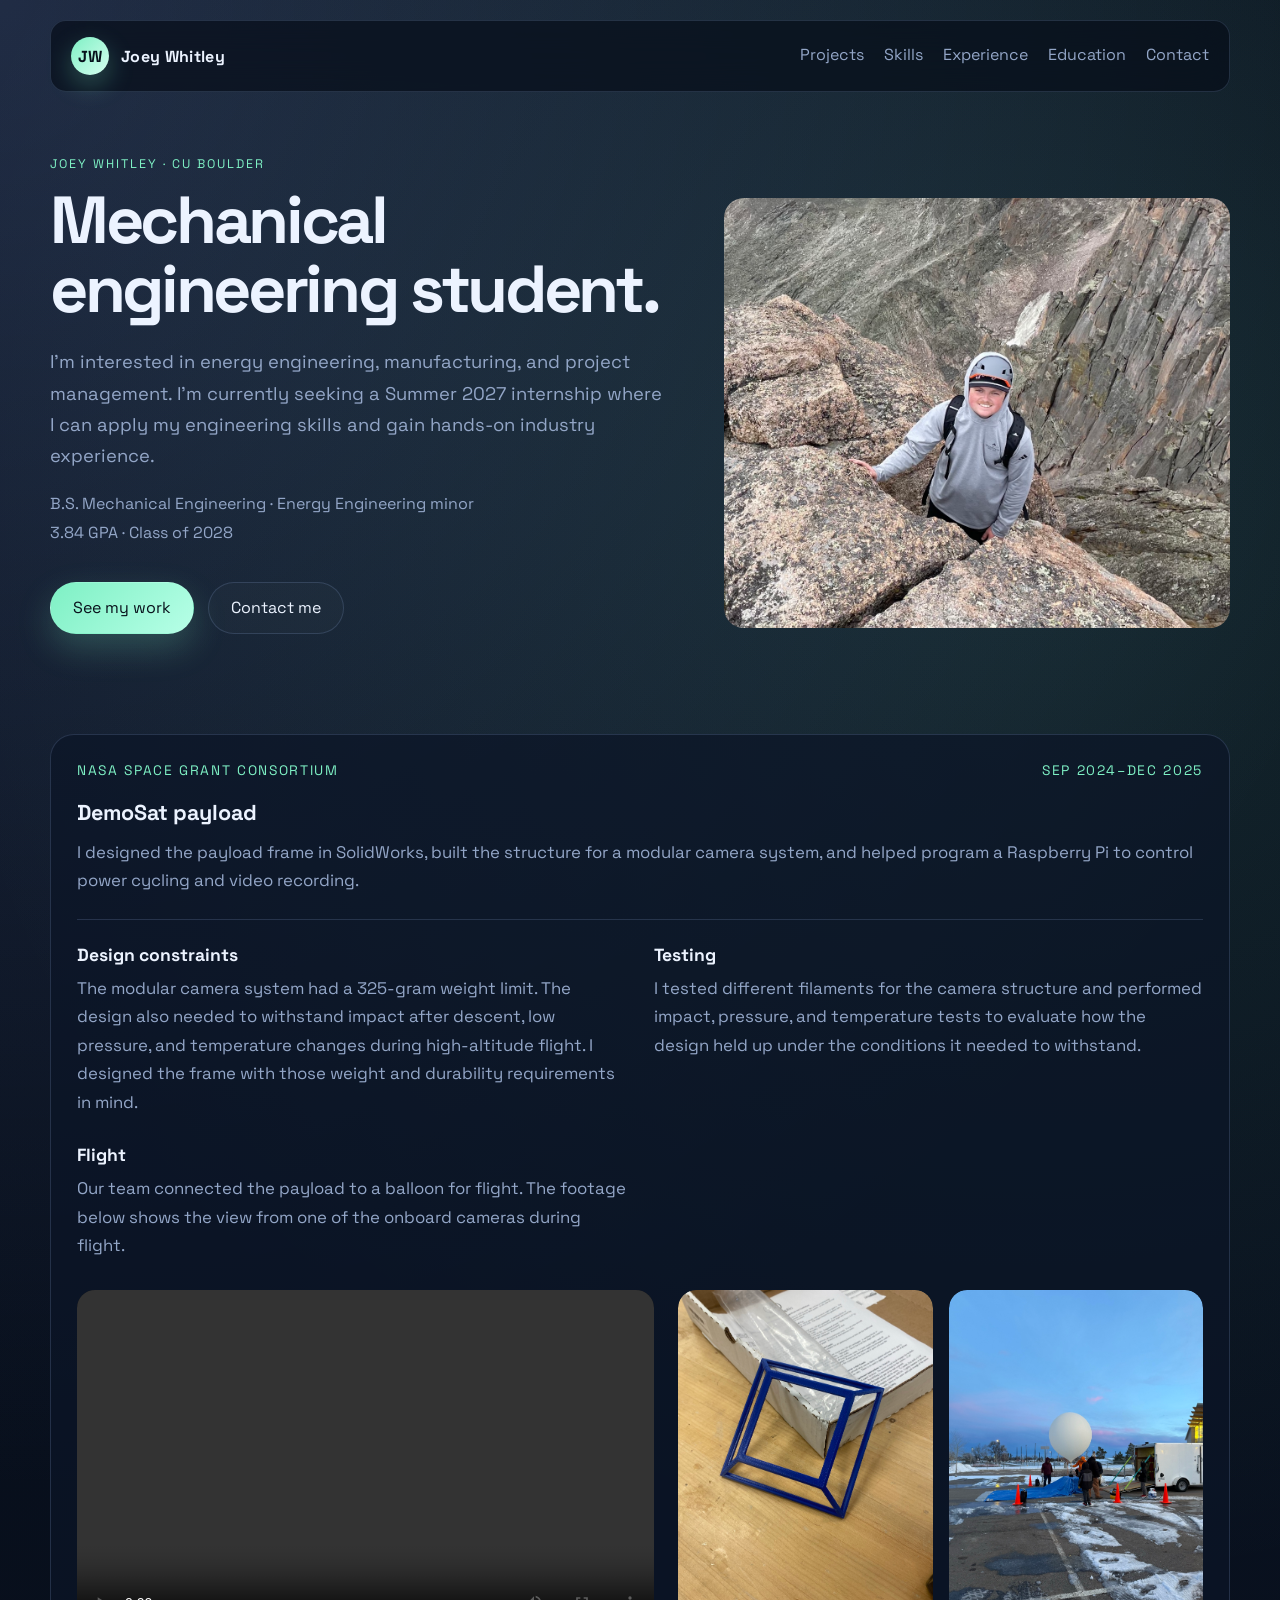
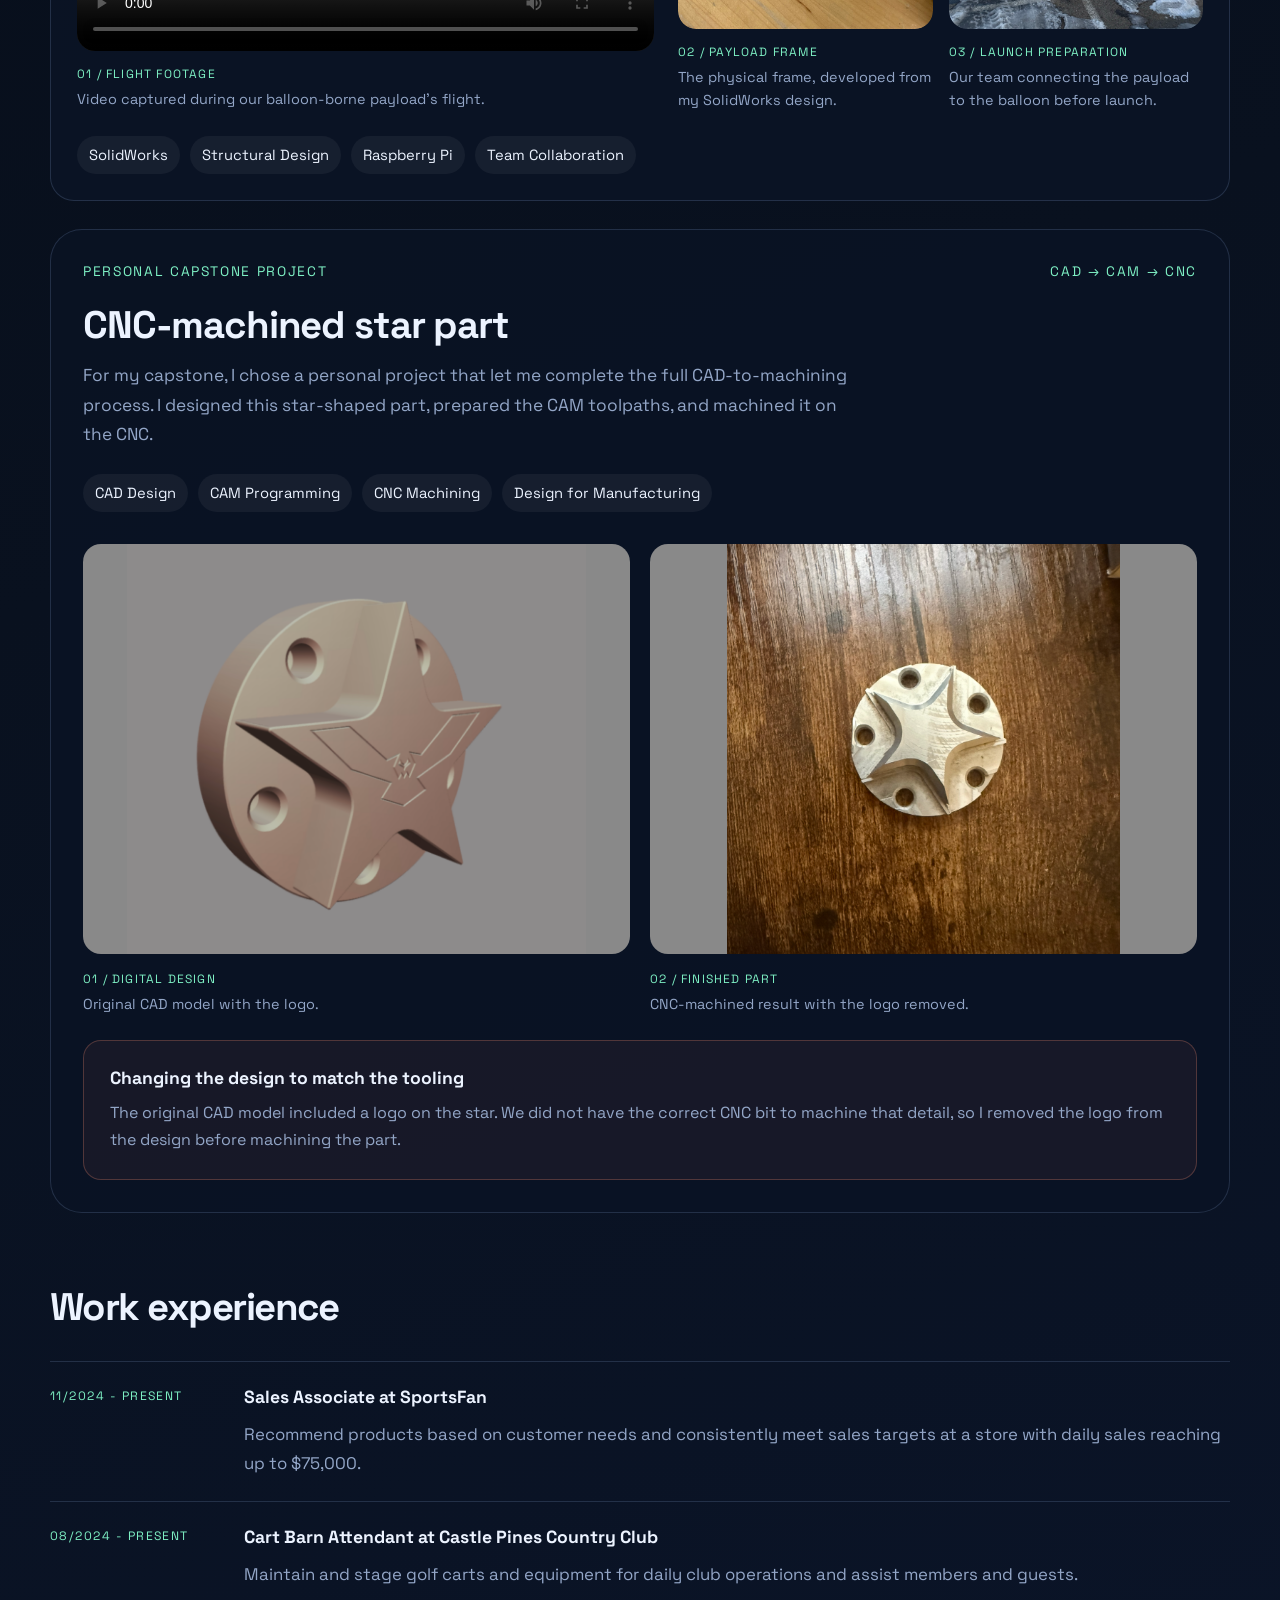
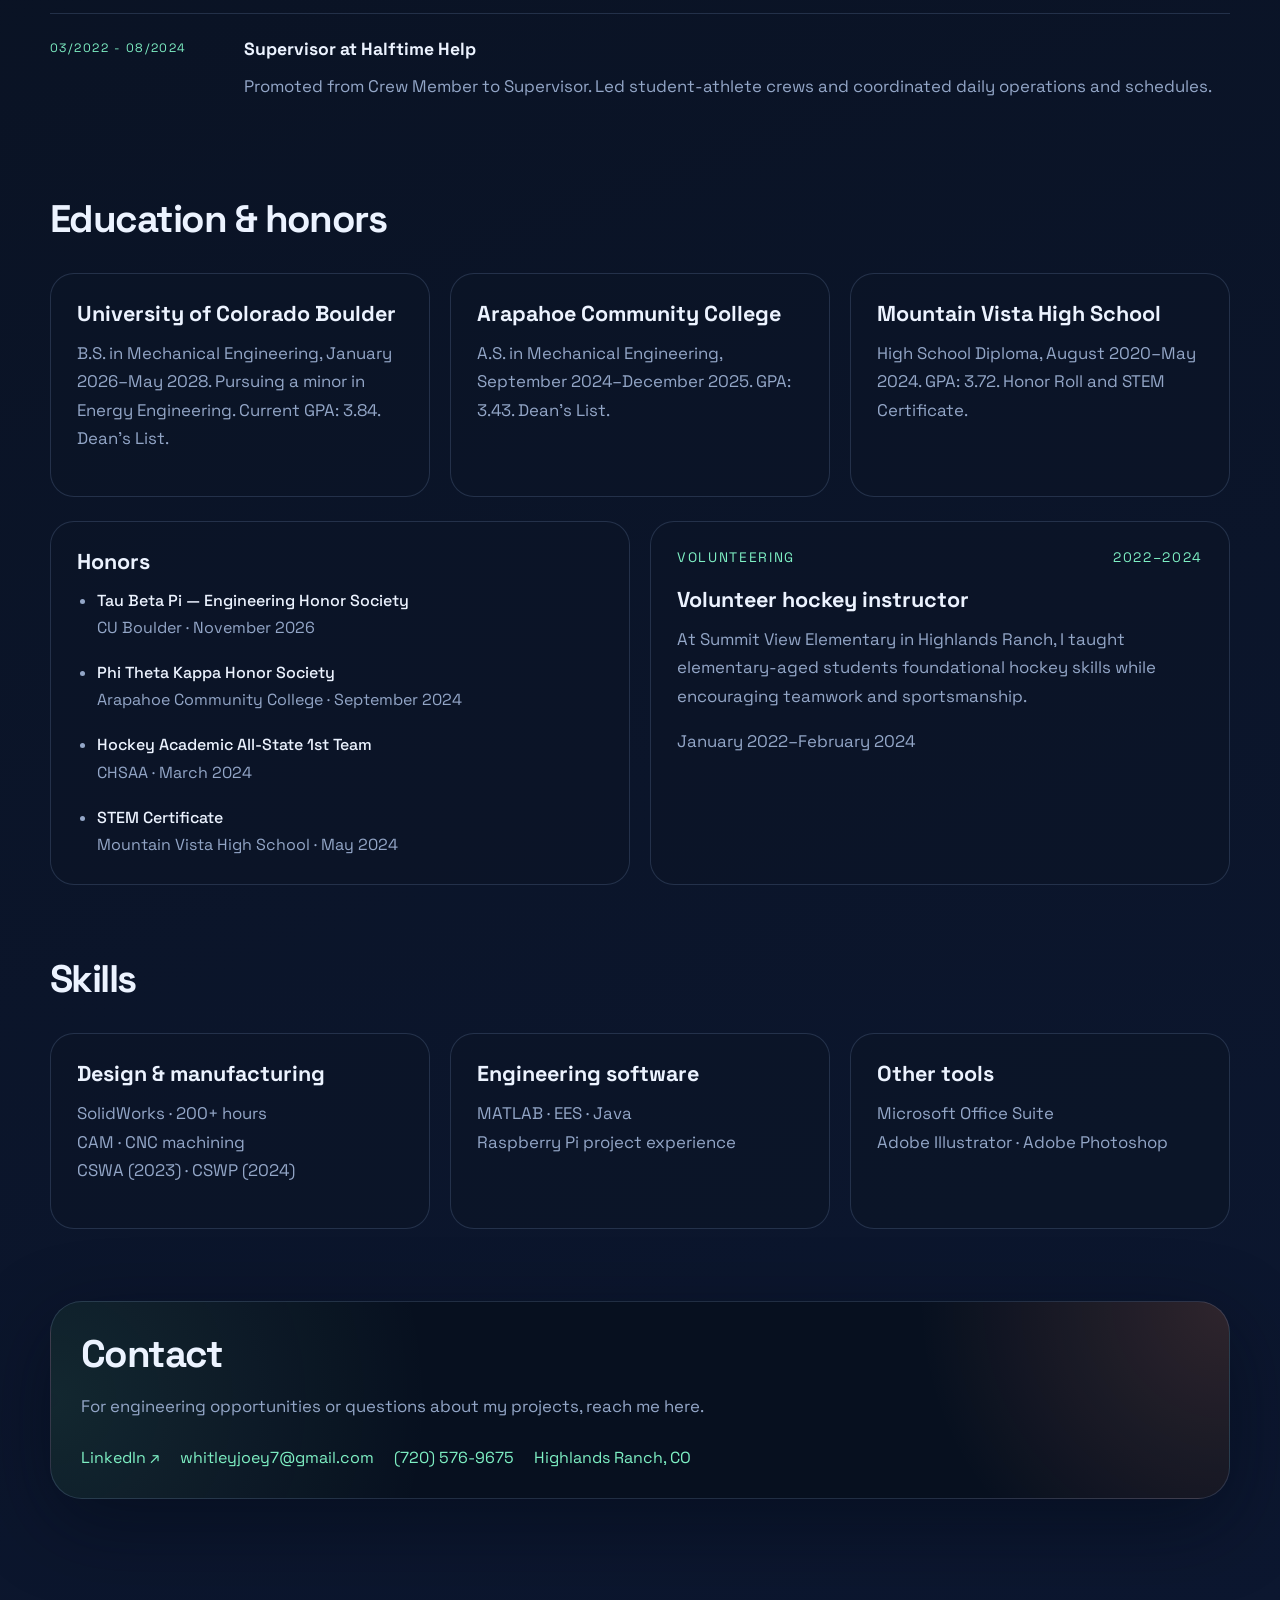
<file: index.html>
<!DOCTYPE html>
<html lang="en">
  <head>
    <meta charset="UTF-8" />
    <meta name="viewport" content="width=device-width, initial-scale=1.0" />
    <title>Joey Whitley | Engineering Portfolio</title>
    <meta
      name="description"
      content="Joey Whitley, mechanical engineering student at CU Boulder. DemoSat payload design, CAD, CAM, and CNC machining projects."
    />
    <link rel="preconnect" href="https://fonts.googleapis.com" />
    <link rel="preconnect" href="https://fonts.gstatic.com" crossorigin />
    <link
      href="https://fonts.googleapis.com/css2?family=Space+Grotesk:wght@400;500;700&family=Instrument+Serif:ital@0;1&display=swap"
      rel="stylesheet"
    />
    <style>
:root {
  --bg: #09111f;
  --bg-soft: #0f1b31;
  --surface: rgba(12, 22, 40, 0.72);
  --surface-strong: rgba(8, 16, 31, 0.94);
  --border: rgba(170, 198, 255, 0.16);
  --text: #ecf3ff;
  --muted: #93a6c7;
  --accent: #7ef0c4;
  --accent-2: #ff8f70;
  --accent-3: #8db1ff;
  --shadow: 0 24px 80px rgba(1, 8, 20, 0.45);
  --radius-xl: 32px;
  --radius-lg: 24px;
  --radius-md: 18px;
  --max-width: 1180px;
}

* {
  box-sizing: border-box;
}

html {
  scroll-behavior: smooth;
}

body {
  margin: 0;
  min-width: 320px;
  font-family: "Space Grotesk", sans-serif;
  background:
    radial-gradient(circle at top left, rgba(141, 177, 255, 0.2), transparent 30%),
    radial-gradient(circle at 80% 10%, rgba(126, 240, 196, 0.12), transparent 25%),
    linear-gradient(160deg, #050b16 0%, #09111f 42%, #0c1730 100%);
  color: var(--text);
}

body::before {
  content: "";
  position: fixed;
  inset: 0;
  background-image:
    linear-gradient(rgba(255, 255, 255, 0.03) 1px, transparent 1px),
    linear-gradient(90deg, rgba(255, 255, 255, 0.03) 1px, transparent 1px);
  background-size: 72px 72px;
  mask-image: radial-gradient(circle at center, black 40%, transparent 85%);
  pointer-events: none;
}

a {
  color: inherit;
  text-decoration: none;
}

a,
button,
.project-card,
.process-card,
.timeline-item,
.hero-metrics li,
.status-card,
.snapshot,
.contact-card {
  -webkit-tap-highlight-color: transparent;
}

.site-shell {
  width: min(calc(100% - 32px), var(--max-width));
  margin: 0 auto;
  padding-bottom: 80px;
}

.topbar {
  position: sticky;
  top: 0;
  z-index: 10;
  display: flex;
  align-items: center;
  justify-content: space-between;
  gap: 20px;
  margin-top: 20px;
  padding: 16px 20px;
  background: rgba(7, 13, 25, 0.7);
  border: 1px solid var(--border);
  border-radius: 999px;
  backdrop-filter: blur(16px);
}

.brand {
  display: inline-flex;
  align-items: center;
  gap: 12px;
  font-weight: 700;
  letter-spacing: 0.02em;
  transition: transform 220ms ease, opacity 220ms ease;
}

.brand:hover {
  transform: translateY(-1px);
}

.brand-mark {
  display: grid;
  place-items: center;
  width: 38px;
  height: 38px;
  border-radius: 50%;
  color: #06101a;
  background: linear-gradient(135deg, var(--accent), #d7fff0);
  box-shadow: 0 10px 26px rgba(126, 240, 196, 0.28);
  transition: transform 220ms ease, box-shadow 220ms ease;
}

.brand:hover .brand-mark {
  transform: rotate(-8deg) scale(1.04);
  box-shadow: 0 16px 34px rgba(126, 240, 196, 0.4);
}

.nav {
  display: inline-flex;
  align-items: center;
  gap: 20px;
  color: var(--muted);
}

.nav a {
  position: relative;
  padding-bottom: 4px;
  transition: color 220ms ease, transform 220ms ease;
}

.nav a::after {
  content: "";
  position: absolute;
  left: 0;
  bottom: 0;
  width: 100%;
  height: 1px;
  background: linear-gradient(90deg, transparent, var(--accent), transparent);
  transform: scaleX(0.3);
  transform-origin: center;
  opacity: 0;
  transition: transform 220ms ease, opacity 220ms ease;
}

.nav a:hover,
.contact-links a:hover {
  color: var(--text);
}

.nav a:hover {
  transform: translateY(-1px);
}

.nav a:hover::after {
  opacity: 1;
  transform: scaleX(1);
}

.section {
  padding: 110px 0 0;
}

.hero {
  display: grid;
  grid-template-columns: 1.2fr 0.8fr;
  gap: 36px;
  align-items: center;
  min-height: calc(100vh - 140px);
}

.eyebrow {
  margin: 0 0 14px;
  color: var(--accent);
  text-transform: uppercase;
  letter-spacing: 0.16em;
  font-size: 0.78rem;
}

h1,
h2,
h3,
p,
ul {
  margin-top: 0;
}

h1 {
  margin-bottom: 22px;
  font-size: clamp(3.2rem, 7vw, 6.4rem);
  line-height: 0.95;
  letter-spacing: -0.05em;
}

h2 {
  max-width: 820px;
  margin-bottom: 0;
  font-size: clamp(2.2rem, 4vw, 3.6rem);
  line-height: 1;
  letter-spacing: -0.04em;
}

h3 {
  margin-bottom: 12px;
  font-size: 1.35rem;
}

.hero h1::after,
.section-heading h2::after {
  content: " .";
  font-family: "Instrument Serif", serif;
  font-style: italic;
  color: var(--accent-2);
}

.hero-text,
.supporting-copy,
.project-card p,
.timeline-item p,
.process-card p,
.contact-card p,
.snapshot p {
  color: var(--muted);
  font-size: 1.05rem;
  line-height: 1.7;
}

.hero-actions {
  display: flex;
  flex-wrap: wrap;
  gap: 14px;
  margin: 34px 0 36px;
}

.button {
  position: relative;
  overflow: hidden;
  display: inline-flex;
  align-items: center;
  justify-content: center;
  min-height: 52px;
  padding: 0 22px;
  border-radius: 999px;
  border: 1px solid transparent;
  isolation: isolate;
  transition:
    transform 220ms ease,
    border-color 220ms ease,
    background 220ms ease,
    box-shadow 220ms ease;
}

.button::before {
  content: "";
  position: absolute;
  inset: 0;
  background: linear-gradient(120deg, transparent 20%, rgba(255, 255, 255, 0.24) 50%, transparent 80%);
  transform: translateX(-120%);
  transition: transform 500ms ease;
  z-index: -1;
}

.button:hover {
  transform: translateY(-3px);
}

.button:hover::before {
  transform: translateX(120%);
}

.button-primary {
  color: #08111b;
  background: linear-gradient(135deg, var(--accent), #b7ffe7);
  box-shadow: 0 14px 34px rgba(126, 240, 196, 0.22);
}

.button-primary:hover {
  box-shadow: 0 18px 42px rgba(126, 240, 196, 0.32);
}

.button-secondary {
  border-color: var(--border);
  background: rgba(255, 255, 255, 0.02);
}

.button-secondary:hover {
  border-color: rgba(126, 240, 196, 0.4);
  box-shadow: 0 14px 30px rgba(6, 16, 27, 0.34);
}

.hero-metrics {
  display: grid;
  grid-template-columns: repeat(3, minmax(0, 1fr));
  gap: 16px;
  padding: 0;
  list-style: none;
}

.hero-metrics li,
.process-card,
.project-card,
.contact-card {
  border: 1px solid var(--border);
  background: var(--surface);
  box-shadow: var(--shadow);
}

.hero-metrics li {
  position: relative;
  overflow: hidden;
  padding: 18px;
  border-radius: var(--radius-md);
  transition: transform 240ms ease, border-color 240ms ease, box-shadow 240ms ease;
}

.hero-metrics li::before,
.project-card::before,
.process-card::before,
.timeline-item::before,
.contact-card::before,
.status-card::before,
.snapshot::before {
  content: "";
  position: absolute;
  inset: 0;
  background: linear-gradient(135deg, rgba(126, 240, 196, 0.12), transparent 45%, rgba(141, 177, 255, 0.14));
  opacity: 0;
  transition: opacity 260ms ease;
  pointer-events: none;
}

.hero-metrics li:hover {
  transform: translateY(-6px);
  border-color: rgba(126, 240, 196, 0.28);
  box-shadow: 0 24px 52px rgba(1, 8, 20, 0.5);
}

.hero-metrics li:hover::before {
  opacity: 1;
}

.hero-metrics strong {
  display: block;
  margin-bottom: 8px;
  font-size: 2rem;
}

.hero-metrics span {
  color: var(--muted);
  line-height: 1.5;
}

.hero-panel {
  position: relative;
  min-height: 520px;
  display: flex;
  align-items: center;
  justify-content: center;
}

.panel-orbit {
  position: absolute;
  inset: 10% 5%;
  border: 1px solid rgba(141, 177, 255, 0.18);
  border-radius: 40px;
  background:
    radial-gradient(circle at center, rgba(141, 177, 255, 0.2), transparent 55%),
    linear-gradient(180deg, rgba(126, 240, 196, 0.08), transparent);
}

.glass {
  position: relative;
  overflow: hidden;
  background: rgba(10, 19, 37, 0.74);
  border: 1px solid var(--border);
  backdrop-filter: blur(16px);
  box-shadow: var(--shadow);
}

.status-card,
.snapshot {
  position: absolute;
  width: min(320px, 80%);
  padding: 24px;
  border-radius: var(--radius-lg);
}

.status-card {
  top: 10%;
  right: 0;
}

.snapshot {
  bottom: 12%;
  left: 0;
}

.status-label,
.snapshot-title,
.project-meta,
.timeline-year {
  color: var(--accent);
  font-size: 0.86rem;
  text-transform: uppercase;
  letter-spacing: 0.12em;
}

.status-card ul,
.tag-row {
  margin: 16px 0 0;
  padding: 0;
  list-style: none;
}

.status-card li + li,
.tag-row li + li {
  margin-top: 10px;
}

.status-card li {
  color: var(--text);
}

.marquee {
  overflow: hidden;
  padding-top: 30px;
}

.marquee-track {
  display: flex;
  gap: 18px;
  width: max-content;
  color: rgba(236, 243, 255, 0.82);
  animation: drift 28s linear infinite;
}

.marquee-track span {
  padding: 12px 18px;
  border: 1px solid var(--border);
  border-radius: 999px;
  background: rgba(255, 255, 255, 0.03);
}

.section-heading {
  display: flex;
  flex-direction: column;
  gap: 18px;
  margin-bottom: 32px;
}

.split {
  display: grid;
  grid-template-columns: 1fr 360px;
  gap: 24px;
  align-items: end;
}

.projects-grid,
.process-grid {
  display: grid;
  grid-template-columns: repeat(3, minmax(0, 1fr));
  gap: 20px;
}

.project-card,
.process-card {
  position: relative;
  overflow: hidden;
  padding: 26px;
  border-radius: var(--radius-lg);
  transition:
    transform 260ms ease,
    border-color 260ms ease,
    box-shadow 260ms ease,
    background 260ms ease;
}

.project-card::after,
.process-card::after,
.timeline-item::after,
.contact-card::after {
  content: "";
  position: absolute;
  inset: -1px;
  border-radius: inherit;
  padding: 1px;
  background: linear-gradient(135deg, rgba(126, 240, 196, 0.55), transparent 38%, rgba(141, 177, 255, 0.45));
  -webkit-mask: linear-gradient(#000 0 0) content-box, linear-gradient(#000 0 0);
  -webkit-mask-composite: xor;
  mask: linear-gradient(#000 0 0) content-box, linear-gradient(#000 0 0);
  mask-composite: exclude;
  opacity: 0;
  transition: opacity 260ms ease;
  pointer-events: none;
}

.project-card:hover,
.process-card:hover {
  transform: translateY(-10px);
  border-color: rgba(126, 240, 196, 0.24);
  box-shadow: 0 30px 68px rgba(1, 8, 20, 0.56);
}

.project-card:hover::before,
.project-card:hover::after,
.process-card:hover::before,
.process-card:hover::after,
.timeline-item:hover::before,
.timeline-item:hover::after,
.contact-card:hover::before,
.contact-card:hover::after,
.status-card:hover::before,
.snapshot:hover::before {
  opacity: 1;
}

.feature-card {
  background:
    linear-gradient(180deg, rgba(126, 240, 196, 0.12), transparent 60%),
    var(--surface-strong);
}

.project-meta {
  display: flex;
  justify-content: space-between;
  gap: 16px;
  margin-bottom: 20px;
}

.tag-row {
  display: flex;
  flex-wrap: wrap;
  gap: 10px;
  margin-top: 24px;
}

.tag-row li {
  margin: 0;
  padding: 10px 12px;
  color: var(--text);
  font-size: 0.92rem;
  border-radius: 999px;
  background: rgba(255, 255, 255, 0.05);
}

.timeline {
  display: grid;
  gap: 18px;
}

.timeline-item {
  position: relative;
  overflow: hidden;
  padding: 24px 26px;
  border-radius: var(--radius-lg);
  transition: transform 260ms ease, border-color 260ms ease, box-shadow 260ms ease;
}

.timeline-item:hover {
  transform: translateY(-8px);
  border-color: rgba(141, 177, 255, 0.26);
  box-shadow: 0 28px 58px rgba(1, 8, 20, 0.52);
}

.process-card span {
  display: inline-flex;
  margin-bottom: 18px;
  color: var(--accent-2);
  font-size: 2rem;
  font-family: "Instrument Serif", serif;
}

.contact-section {
  padding-bottom: 40px;
}

.contact-card {
  position: relative;
  overflow: hidden;
  padding: 40px;
  border-radius: var(--radius-xl);
  background:
    radial-gradient(circle at top right, rgba(255, 143, 112, 0.16), transparent 26%),
    radial-gradient(circle at left center, rgba(126, 240, 196, 0.1), transparent 32%),
    var(--surface-strong);
  transition: transform 260ms ease, border-color 260ms ease, box-shadow 260ms ease;
}

.contact-card:hover {
  transform: translateY(-8px);
  border-color: rgba(255, 143, 112, 0.28);
  box-shadow: 0 30px 70px rgba(1, 8, 20, 0.56);
}

.contact-links {
  display: flex;
  flex-wrap: wrap;
  gap: 20px;
  margin-top: 26px;
  color: var(--accent);
}

.contact-links a {
  position: relative;
  transition: color 220ms ease, transform 220ms ease;
}

.contact-links a::after {
  content: "";
  position: absolute;
  left: 0;
  bottom: -4px;
  width: 100%;
  height: 1px;
  background: currentColor;
  transform: scaleX(0);
  transform-origin: left;
  transition: transform 220ms ease;
}

.contact-links a:hover {
  transform: translateY(-1px);
}

.contact-links a:hover::after {
  transform: scaleX(1);
}

.reveal {
  opacity: 0;
  transform: translateY(30px);
  transition: opacity 700ms ease, transform 700ms ease;
}

.reveal.is-visible {
  opacity: 1;
  transform: translateY(0);
}

@keyframes drift {
  from {
    transform: translateX(0);
  }

  to {
    transform: translateX(-50%);
  }
}

@media (max-width: 1024px) {
  .hero,
  .split,
  .projects-grid,
  .process-grid {
    grid-template-columns: 1fr;
  }

  .hero {
    min-height: auto;
    padding-top: 60px;
  }

  .hero-panel {
    min-height: 420px;
  }
}

@media (max-width: 720px) {
  .site-shell {
    width: min(calc(100% - 20px), var(--max-width));
  }

  .topbar {
    flex-direction: column;
    align-items: flex-start;
    border-radius: 28px;
  }

  .nav {
    flex-wrap: wrap;
    gap: 14px;
  }

  .section {
    padding-top: 84px;
  }

  h1 {
    font-size: clamp(2.7rem, 14vw, 4.4rem);
  }

  .hero-metrics {
    grid-template-columns: 1fr;
  }

  .status-card,
  .snapshot {
    position: relative;
    width: 100%;
  }

  .hero-panel {
    display: grid;
    gap: 18px;
  }

  .panel-orbit {
    display: none;
  }

  .contact-card {
    padding: 28px;
  }
}

@media (prefers-reduced-motion: reduce) {
  html {
    scroll-behavior: auto;
  }

  .marquee-track {
    animation: none;
  }

  .reveal {
    opacity: 1;
    transform: none;
    transition: none;
  }

  .button {
    transition: none;
  }
}

/* Featured CNC project */
section[id] { scroll-margin-top: 150px; }
.cnc-project { border-radius: var(--radius-xl); }
.cnc-project-intro { padding: 32px; }
.cnc-project-intro h3 { font-size: clamp(1.7rem, 3vw, 2.4rem); letter-spacing: -0.03em; }
.cnc-project p { color: var(--muted); line-height: 1.7; margin-bottom: 0; }
.cnc-project-intro > p { max-width: 780px; font-size: 1.08rem; }
.cnc-project .tag-row li { margin-top: 0; }
.cnc-gallery { display: grid; grid-template-columns: 1fr 1fr; gap: 20px; padding: 0 32px; }
.cnc-gallery figure { margin: 0; min-width: 0; }
.cnc-gallery a { display: block; overflow: hidden; border-radius: 18px; background: #898989; }
.cnc-gallery img { display: block; width: 100%; height: auto; aspect-ratio: 1 / 1; object-fit: contain; transition: transform 300ms ease; }
.cnc-gallery a:hover img { transform: scale(1.025); }
.cnc-gallery a:focus-visible { outline: 3px solid var(--accent); outline-offset: 5px; }
.cnc-gallery figcaption { padding-top: 16px; color: var(--muted); font-size: 0.9rem; line-height: 1.6; }
.cnc-gallery figcaption span { display: block; color: var(--accent); font-size: 0.75rem; text-transform: uppercase; letter-spacing: 0.1em; margin-bottom: 4px; }
.cnc-process { display: grid; grid-template-columns: repeat(3, minmax(0, 1fr)); gap: 26px; padding: 32px; margin-top: 28px; border-top: 1px solid var(--border); }
.cnc-process .eyebrow { display: block; margin-bottom: 12px; }
.cnc-project h4 { font-size: 1.1rem; margin: 0 0 10px; }
.cnc-lesson { margin: 0 32px 32px; padding: 26px; border: 1px solid rgba(255, 143, 112, 0.25); border-radius: 18px; background: rgba(255, 143, 112, 0.06); }
.cnc-lesson .eyebrow { color: var(--accent-2); margin-bottom: 12px; }
@media (max-width: 720px) {
  .cnc-project-intro, .cnc-process { padding: 24px; }
  .cnc-gallery { grid-template-columns: 1fr; padding: 0 24px; gap: 28px; }
  .cnc-process { grid-template-columns: 1fr; }
  .cnc-lesson { margin: 0 24px 24px; padding: 22px; }
  .cnc-project .project-meta { flex-wrap: wrap; }
  section[id] { scroll-margin-top: 180px; }
}
@media (prefers-reduced-motion: reduce) {
  .cnc-gallery img { transition: none; }
}

.additional-projects { display: grid; grid-template-columns: repeat(2, minmax(0, 1fr)); gap: 20px; margin-top: 24px; }
.project-card .project-affiliation { font-size: 0.88rem; color: var(--accent); }
.honors-list { padding-left: 20px; margin-bottom: 0; color: var(--muted); line-height: 1.7; }
.honors-list li + li { margin-top: 18px; }
.honors-list strong { color: var(--text); font-weight: 500; }
@media (max-width: 720px) { .additional-projects { grid-template-columns: 1fr; } }

.demosat-project { margin-top: 24px; }
.demosat-project .cnc-process { padding: 26px 0 0; margin-top: 26px; }
.demosat-project h4 { margin: 0 0 10px; font-size: 1.1rem; }
.demosat-project .tag-row li { margin-top: 0; }

.demosat-media { margin-top: 30px; }
.demosat-media figure { margin: 0; min-width: 0; }
.demosat-video video { display: block; width: 100%; max-height: 620px; border-radius: 18px; background: #030810; }
.demosat-photos { display: grid; grid-template-columns: repeat(2, minmax(0, 1fr)); gap: 24px; margin-top: 28px; }
.demosat-photos a { display: block; border-radius: 18px; overflow: hidden; }
.demosat-photos img { display: block; width: 100%; height: auto; border-radius: 18px; }
.demosat-media figcaption { padding-top: 14px; color: var(--muted); font-size: 0.9rem; line-height: 1.6; }
.demosat-media figcaption span { display: block; color: var(--accent); font-size: 0.75rem; text-transform: uppercase; letter-spacing: 0.1em; margin-bottom: 4px; }
.demosat-photos a:focus-visible { outline: 3px solid var(--accent); outline-offset: 5px; }
@media (max-width: 720px) { .demosat-photos { grid-template-columns: 1fr; } }
/* Portfolio revision: tighter layout, quieter styling, project-led introduction. */
body::before { display: none; }
.topbar { border-radius: 16px; }
.section { padding-top: 72px; }
h1 { font-size: clamp(2.8rem, 5.2vw, 4.6rem); line-height: 1.04; }
h2 { font-size: clamp(1.8rem, 3vw, 2.6rem); line-height: 1.15; }
.hero h1::after, .section-heading h2::after { content: none; }
.hero { grid-template-columns: 1.1fr 0.9fr; min-height: auto; padding-top: 64px; gap: 56px; }
.hero-text { font-size: 1.15rem; }
.hero-detail { color: var(--muted); line-height: 1.8; }
.hero-photo { margin: 0; min-width: 0; }
.hero-photo img { display: block; width: 100%; max-height: 430px; object-fit: cover; object-position: center; border-radius: 20px; }
.hero-photo figcaption { padding-top: 12px; color: var(--muted); font-size: 0.85rem; line-height: 1.5; }
#projects { padding-top: 64px; }
.demosat-project { margin-top: 0; }
.cnc-project { margin-top: 28px; }
.project-details { display: grid; grid-template-columns: 1fr 1fr; gap: 28px; border-top: 1px solid var(--border); padding-top: 24px; margin-top: 24px; }
.project-details h4 { margin: 0 0 8px; }
.project-details p { margin: 0; }
.demosat-media { display: grid; grid-template-columns: 1.1fr 1fr; gap: 24px; align-items: start; }
.demosat-photos { margin-top: 0; gap: 16px; }
.demosat-video video { aspect-ratio: 16 / 10; }
.demosat-photos img { aspect-ratio: 3 / 4; object-fit: cover; }
.cnc-gallery img { max-height: 410px; }
.cnc-lesson { margin-top: 24px; }
.project-card, .process-card, .glass { box-shadow: none; backdrop-filter: none; }
.project-card:hover, .process-card:hover, .timeline-item:hover, .contact-card:hover { transform: none; box-shadow: none; }
.project-card::before, .project-card::after, .process-card::before, .process-card::after, .timeline-item::before, .timeline-item::after, .contact-card::before, .contact-card::after { display: none; }
.timeline { gap: 0; }
.timeline-item { display: grid; grid-template-columns: 170px 1fr; column-gap: 24px; border-radius: 0; border: none; border-top: 1px solid var(--border); background: transparent; padding: 24px 0; }
.timeline-year { grid-row: span 2; font-size: 0.76rem; line-height: 1.8; }
.timeline-item h3 { font-size: 1.1rem; }
.timeline-item p { margin-bottom: 0; }
.process-card > span { display: none; }
.contact-card { padding: 30px; }
.contact-card p { margin-top: 16px; }
.reveal { opacity: 1; transform: none; transition: none; }
@media (max-width: 900px) {
  .hero { grid-template-columns: 1fr 0.8fr; gap: 28px; }
  .demosat-media { grid-template-columns: 1fr; }
}
@media (max-width: 720px) {
  .hero { grid-template-columns: 1fr; padding-top: 40px; }
  .hero-photo img { max-height: 360px; }
  .section { padding-top: 54px; }
  .project-details { grid-template-columns: 1fr; gap: 20px; }
  .demosat-photos { grid-template-columns: 1fr 1fr; }
  .timeline-item { grid-template-columns: 1fr; }
  .timeline-year { grid-row: auto; margin-bottom: 8px; }
}

</style>
  </head>
  <body>
    <div class="site-shell">
      <header class="topbar">
        <a class="brand" href="#home">
          <span class="brand-mark">JW</span>
          <span class="brand-text">Joey Whitley</span>
        </a>
        <nav class="nav">
          <a href="#projects">Projects</a>
          <a href="#skills">Skills</a>
          <a href="#experience">Experience</a>
          <a href="#process">Education</a>
          <a href="#contact">Contact</a>
        </nav>
      </header>

      <main id="home">
        <section class="hero section" aria-labelledby="intro-heading">
          <div class="hero-copy">
            <p class="eyebrow">Joey Whitley · CU Boulder</p>
            <h1 id="intro-heading">Mechanical engineering student.</h1>
            <p class="hero-text">I’m interested in energy engineering, manufacturing, and project management. I’m currently seeking a Summer 2027 internship where I can apply my engineering skills and gain hands-on industry experience.</p>
            <p class="hero-detail">B.S. Mechanical Engineering · Energy Engineering minor<br />3.84 GPA · Class of 2028</p>
            <div class="hero-actions"><a class="button button-primary" href="#projects">See my work</a><a class="button button-secondary" href="#contact">Contact me</a></div>
          </div>
          <figure class="hero-photo"><img src="joey-whitley.jpg" width="1206" height="1089" alt="Joey Whitley climbing among rocky mountain peaks." /></figure>
        </section>

        <section class="section" id="projects" aria-label="Engineering projects">


          <section class="demosat-project project-card" id="demosat" aria-labelledby="demosat-heading">
            <div class="project-meta"><span>NASA Space Grant Consortium</span><span>Sep 2024–Dec 2025</span></div>
            <h3 id="demosat-heading">DemoSat payload</h3>
            <p>I designed the payload frame in SolidWorks, built the structure for a modular camera system, and helped program a Raspberry Pi to control power cycling and video recording.</p>
            <div class="project-details">
              <div><h4>Design constraints</h4><p>The modular camera system had a 325-gram weight limit. The design also needed to withstand impact after descent, low pressure, and temperature changes during high-altitude flight. I designed the frame with those weight and durability requirements in mind.</p></div>
              <div><h4>Testing</h4><p>I tested different filaments for the camera structure and performed impact, pressure, and temperature tests to evaluate how the design held up under the conditions it needed to withstand.</p></div>
              <div><h4>Flight</h4><p>Our team connected the payload to a balloon for flight. The footage below shows the view from one of the onboard cameras during flight.</p></div>
            </div>
            <div class="demosat-media">
              <figure class="demosat-video">
                <video controls playsinline preload="metadata" aria-label="DemoSat payload flight footage">
                  <source src="demosat-flight.mp4" type="video/mp4" />
                  Your browser does not support embedded video. <a href="demosat-flight.mp4">Watch the payload flight video.</a>
                </video>
                <figcaption><span>01 / Flight footage</span>Video captured during our balloon-borne payload’s flight.</figcaption>
              </figure>
              <div class="demosat-photos">
                <figure>
                  <a href="demosat-photo-2432.jpg" target="_blank" rel="noopener" aria-label="View the DemoSat frame photo">
                    <img src="demosat-photo-2432.jpg" alt="Blue open-frame DemoSat structure resting on a workshop table." width="1350" height="1800" loading="lazy" />
                  </a>
                  <figcaption><span>02 / Payload frame</span>The physical frame, developed from my SolidWorks design.</figcaption>
                </figure>
                <figure>
                  <a href="demosat-photo-8827.jpg" target="_blank" rel="noopener" aria-label="View the balloon preparation photo">
                    <img src="demosat-photo-8827.jpg" alt="Team members preparing the payload and balloon outdoors at the launch site." width="1350" height="1800" loading="lazy" />
                  </a>
                  <figcaption><span>03 / Launch preparation</span>Our team connecting the payload to the balloon before launch.</figcaption>
                </figure>
              </div>
            </div>
            <ul class="tag-row"><li>SolidWorks</li><li>Structural Design</li><li>Raspberry Pi</li><li>Team Collaboration</li></ul>
          </section>
          <article class="cnc-project glass">
            <div class="cnc-project-intro">
              <div class="project-meta"><span>Personal capstone project</span><span>CAD → CAM → CNC</span></div>
              <h3>CNC-machined star part</h3>
              <p>For my capstone, I chose a personal project that let me complete the full CAD-to-machining process. I designed this star-shaped part, prepared the CAM toolpaths, and machined it on the CNC.</p>
              <ul class="tag-row" aria-label="Project skills">
                <li>CAD Design</li><li>CAM Programming</li><li>CNC Machining</li><li>Design for Manufacturing</li>
              </ul>
            </div>

            <div class="cnc-gallery">
              <figure>
                <a href="cnc-cad-design.png" target="_blank" rel="noopener" aria-label="Open the original CAD design image">
                  <img src="cnc-cad-design.png" alt="Original CAD model of a raised star on a circular base, with a detailed logo on the star face." width="954" height="852" loading="lazy" />
                </a>
                <figcaption><span>01 / Digital design</span>Original CAD model with the logo.</figcaption>
              </figure>
              <figure>
                <a href="cnc-finished-part.png" target="_blank" rel="noopener" aria-label="Open the finished CNC part image">
                  <img src="cnc-finished-part.png" alt="Finished CNC-machined part with a raised star, five holes, and no logo, resting on a wooden table." width="1104" height="1153" loading="lazy" />
                </a>
                <figcaption><span>02 / Finished part</span>CNC-machined result with the logo removed.</figcaption>
              </figure>
            </div>

            <aside class="cnc-lesson">
              <h4>Changing the design to match the tooling</h4>
              <p>The original CAD model included a logo on the star. We did not have the correct CNC bit to machine that detail, so I removed the logo from the design before machining the part.</p>
            </aside>
          </article>
        </section>

        <section class="section reveal" id="experience">
          <div class="section-heading"><h2>Work experience</h2></div>
          <div class="timeline">
            <article class="timeline-item glass">
              <span class="timeline-year">11/2024 - Present</span>
              <h3>Sales Associate at SportsFan</h3>
              <p>
                Recommend products based on customer needs and consistently meet sales targets at a store with daily sales reaching up to $75,000.
              </p>
            </article>
            <article class="timeline-item glass">
              <span class="timeline-year">08/2024 - Present</span>
              <h3>Cart Barn Attendant at Castle Pines Country Club</h3>
              <p>
                Maintain and stage golf carts and equipment for daily club operations and assist members and guests.
              </p>
            </article>
            <article class="timeline-item glass">
              <span class="timeline-year">03/2022 - 08/2024</span>
              <h3>Supervisor at Halftime Help</h3>
              <p>
                Promoted from Crew Member to Supervisor. Led student-athlete crews and coordinated daily operations and schedules.
              </p>
            </article>
          </div>
        </section>

        <section class="section reveal" id="process">
          <div class="section-heading">
            <h2>Education & honors</h2>
          </div>

          <div class="process-grid">
            <article class="process-card">
              <span>01</span>
              <h3>University of Colorado Boulder</h3>
              <p>
                B.S. in Mechanical Engineering, January 2026–May 2028.
                Pursuing a minor in Energy Engineering.
                Current GPA: 3.84. Dean’s List.
              </p>
            </article>
            <article class="process-card">
              <span>02</span>
              <h3>Arapahoe Community College</h3>
              <p>
                A.S. in Mechanical Engineering, September 2024–December 2025.
                GPA: 3.43. Dean’s List.
              </p>
            </article>
            <article class="process-card">
              <span>03</span>
              <h3>Mountain Vista High School</h3>
              <p>
                High School Diploma, August 2020–May 2024.
                GPA: 3.72. Honor Roll and STEM Certificate.
              </p>
            </article>
          </div>
          <div class="additional-projects">
            <article class="project-card">
              <h3>Honors</h3>
              <ul class="honors-list">
                <li><strong>Tau Beta Pi — Engineering Honor Society</strong><br />CU Boulder · November 2026</li>
                <li><strong>Phi Theta Kappa Honor Society</strong><br />Arapahoe Community College · September 2024</li>
                <li><strong>Hockey Academic All-State 1st Team</strong><br />CHSAA · March 2024</li>
                <li><strong>STEM Certificate</strong><br />Mountain Vista High School · May 2024</li>
              </ul>
            </article>
            <article class="project-card">
              <div class="project-meta"><span>Volunteering</span><span>2022–2024</span></div>
              <h3>Volunteer hockey instructor</h3>
              <p>At Summit View Elementary in Highlands Ranch, I taught elementary-aged students foundational hockey skills while encouraging teamwork and sportsmanship.</p>
              <p>January 2022–February 2024</p>
            </article>
          </div>
        </section>

        <section class="section reveal" id="skills" aria-labelledby="skills-heading">
          <div class="section-heading">
            <h2 id="skills-heading">Skills</h2>
          </div>
          <div class="process-grid">
            <article class="process-card"><h3>Design & manufacturing</h3><p>SolidWorks · 200+ hours<br />CAM · CNC machining<br />CSWA (2023) · CSWP (2024)</p></article>
            <article class="process-card"><h3>Engineering software</h3><p>MATLAB · EES · Java<br />Raspberry Pi project experience</p></article>
            <article class="process-card"><h3>Other tools</h3><p>Microsoft Office Suite<br />Adobe Illustrator · Adobe Photoshop</p></article>
          </div>
        </section>



        <section class="section contact-section reveal" id="contact">
          <div class="contact-card">
            <h2>Contact</h2>
            <p>For engineering opportunities or questions about my projects, reach me here.</p>
            <div class="contact-links">
              <a href="https://www.linkedin.com/in/joey-whitley-635a2941b" target="_blank" rel="noopener noreferrer">LinkedIn ↗</a>
              <a href="mailto:whitleyjoey7@gmail.com">whitleyjoey7@gmail.com</a>
              <a href="tel:7205769675">(720) 576-9675</a>
              <a href="https://maps.google.com/?q=Highlands+Ranch,+Colorado" target="_blank" rel="noreferrer">Highlands Ranch, CO</a>
            </div>
          </div>
        </section>
      </main>
    </div>

    
  </body>
</html>
</file>
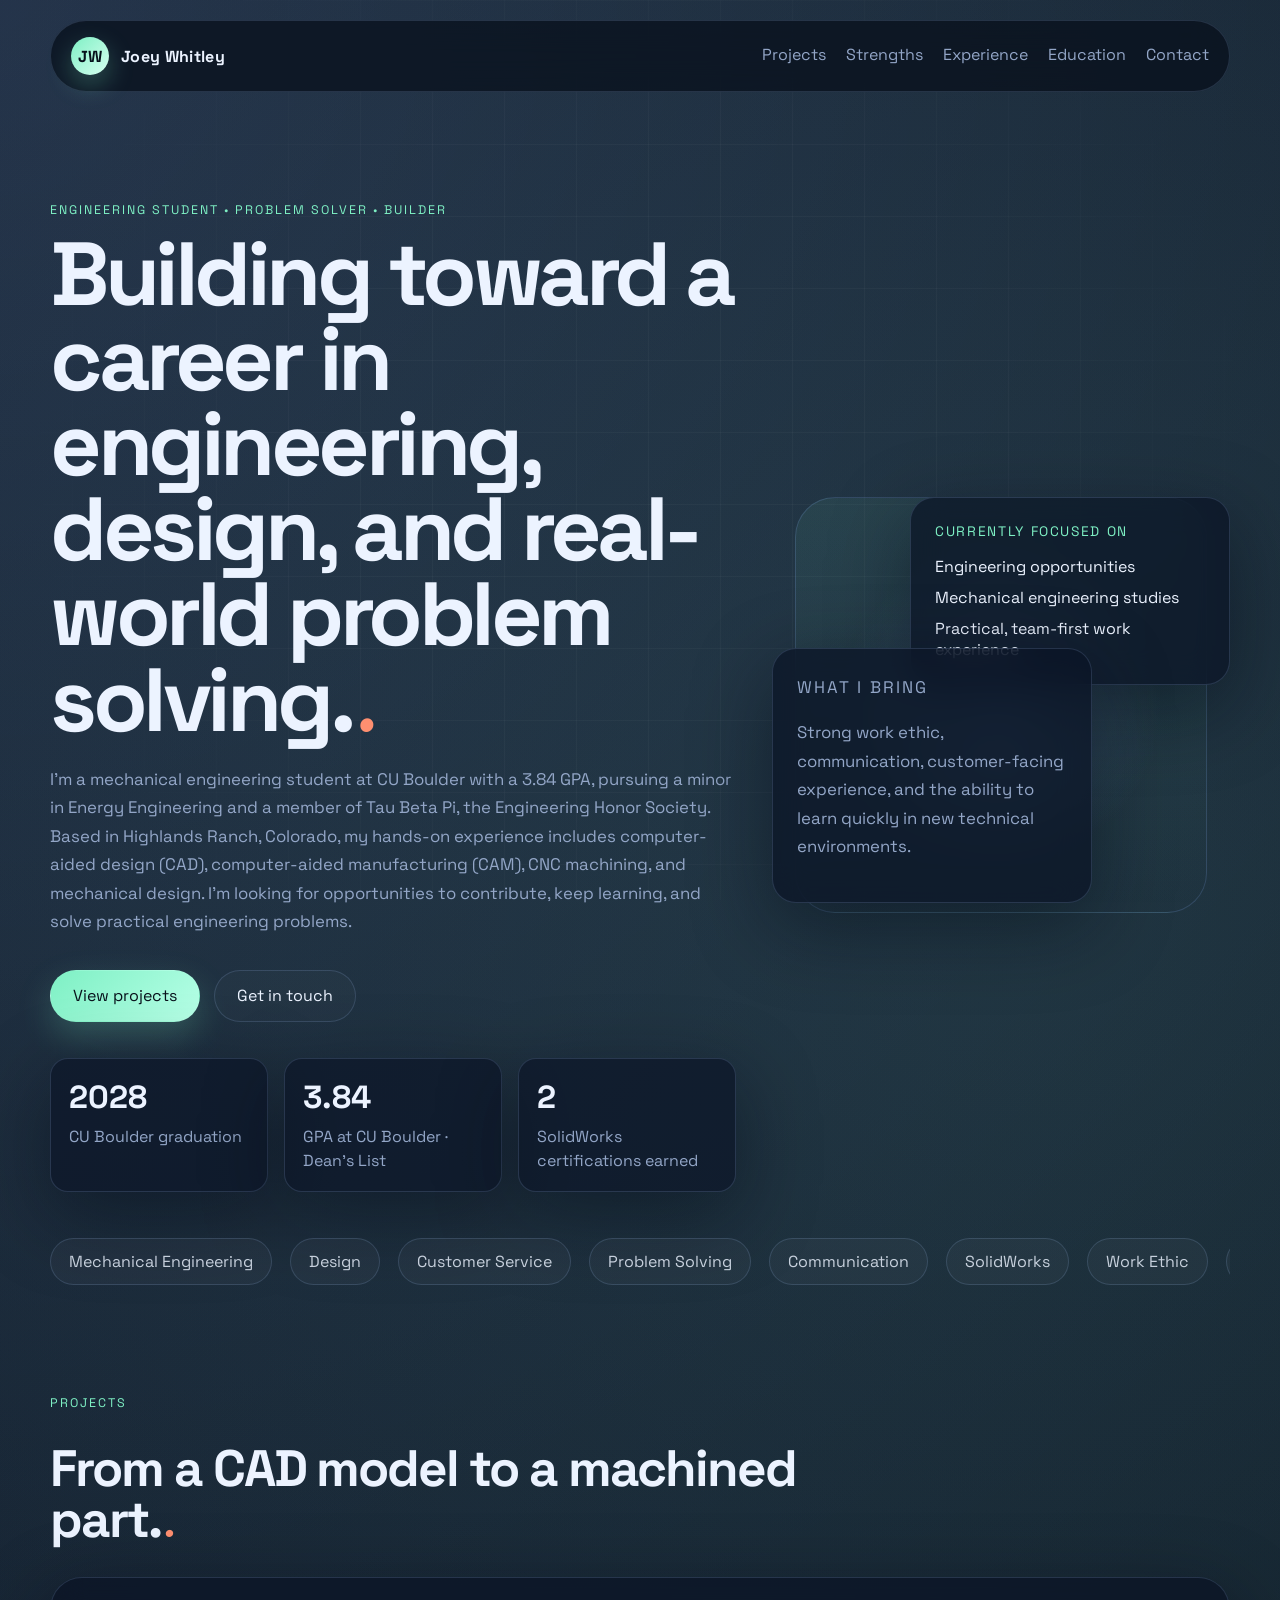
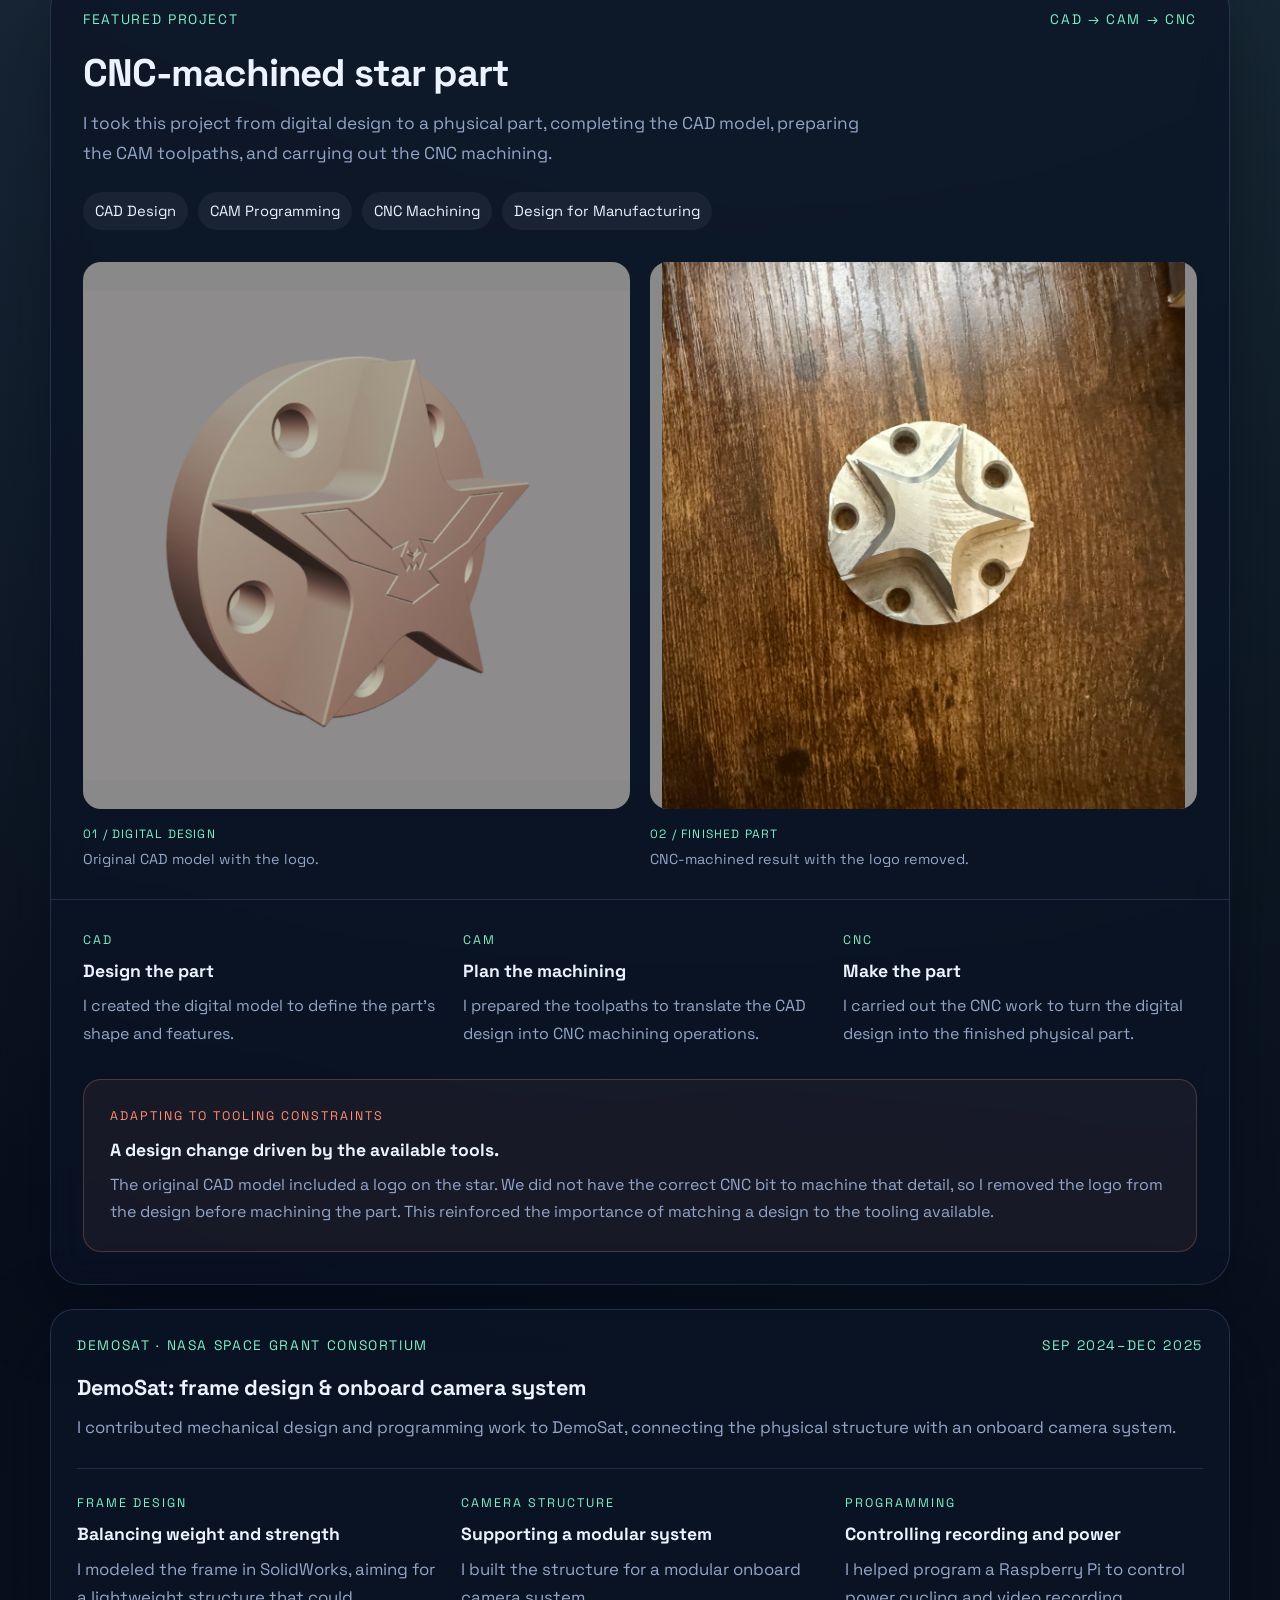
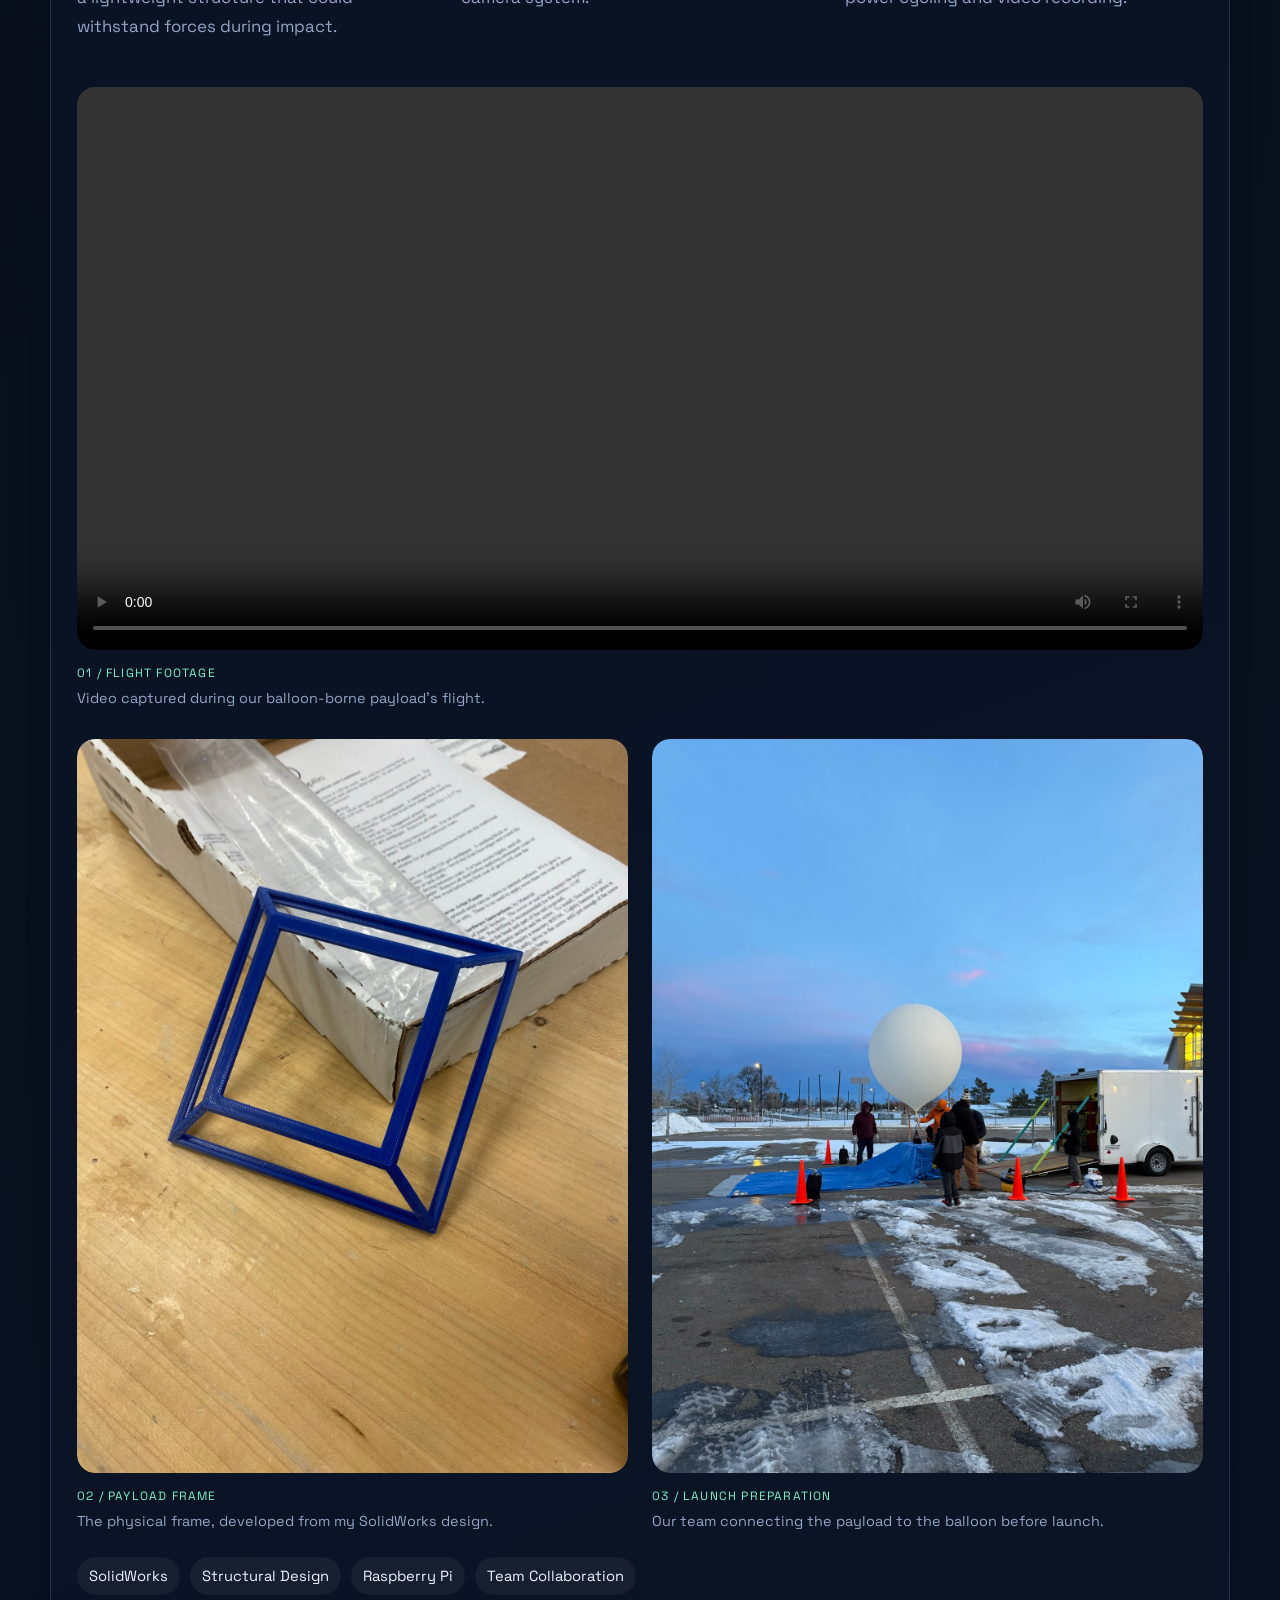
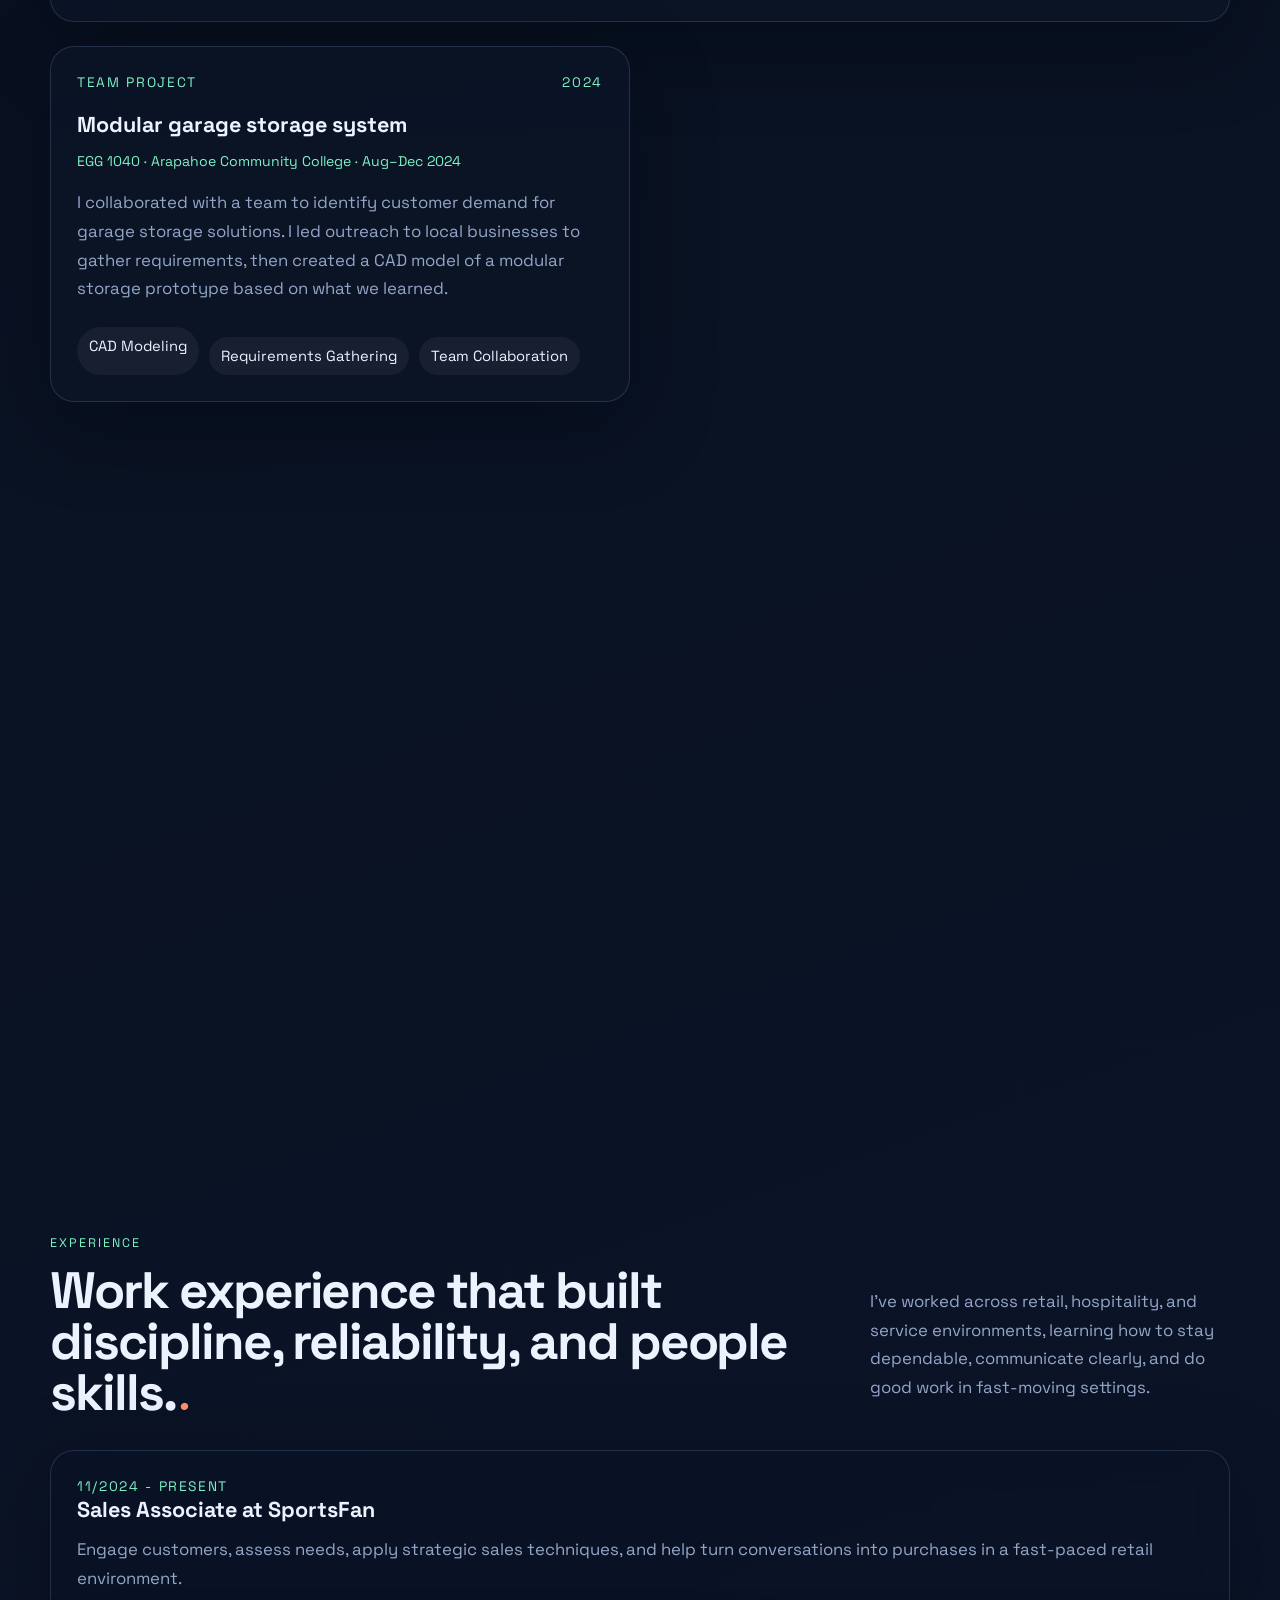
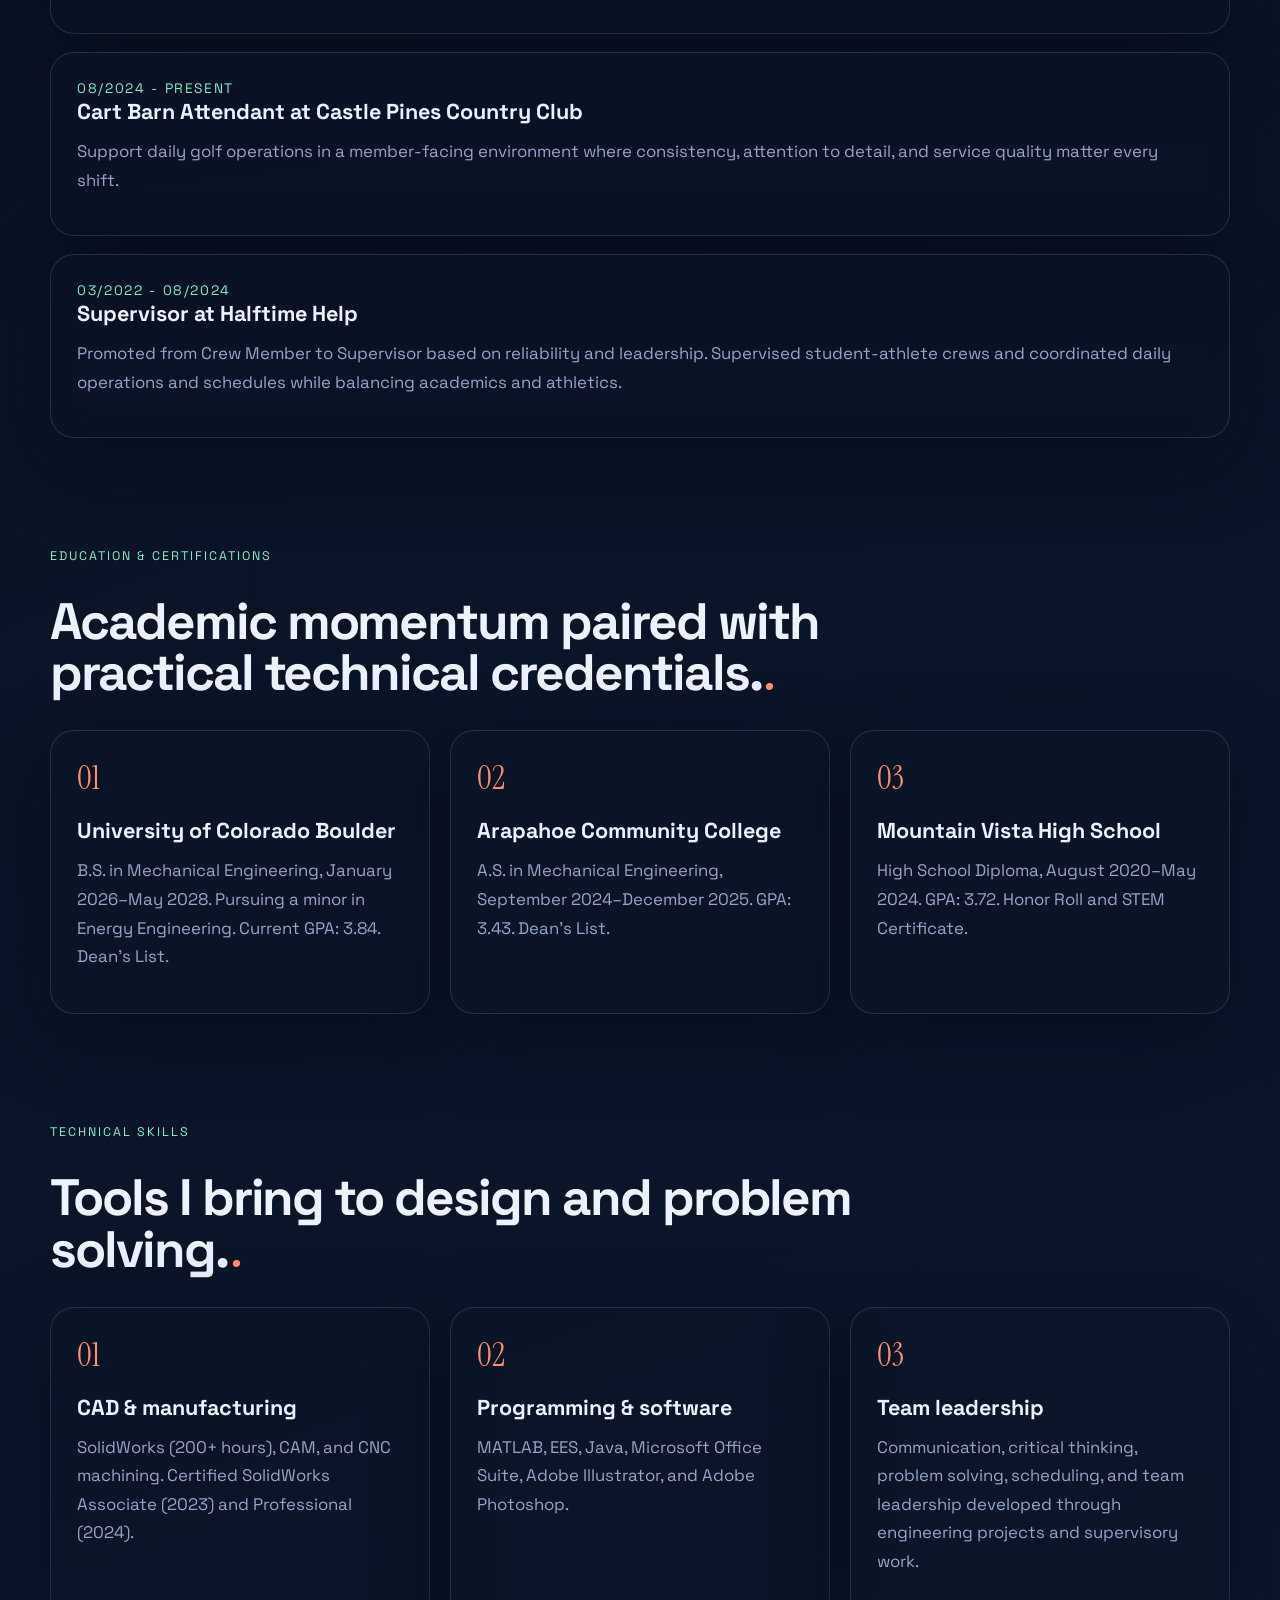
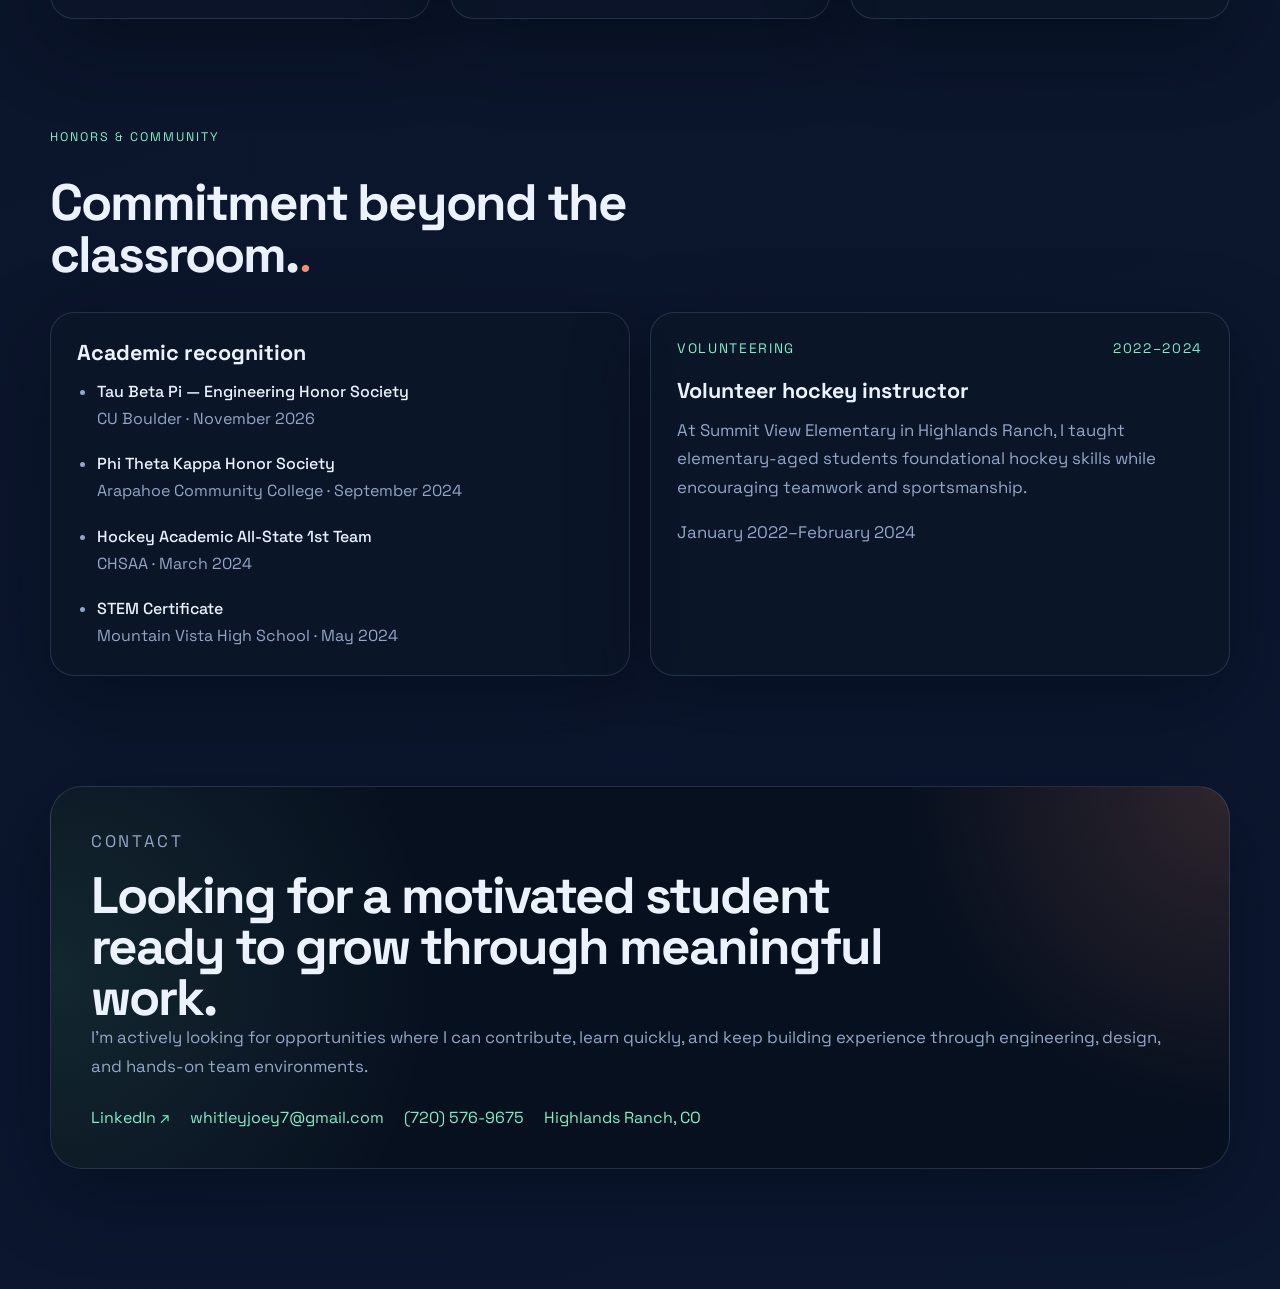
<file: updated_new_index.html>
<!DOCTYPE html>
<html lang="en">
  <head>
    <meta charset="UTF-8" />
    <meta name="viewport" content="width=device-width, initial-scale=1.0" />
    <title>Joey Whitley | Engineering Portfolio</title>
    <meta
      name="description"
      content="Engineering portfolio for Joey Whitley, focused on engineering, hands-on problem solving, and continuous growth."
    />
    <link rel="preconnect" href="https://fonts.googleapis.com" />
    <link rel="preconnect" href="https://fonts.gstatic.com" crossorigin />
    <link
      href="https://fonts.googleapis.com/css2?family=Space+Grotesk:wght@400;500;700&family=Instrument+Serif:ital@0;1&display=swap"
      rel="stylesheet"
    />
    <style>
:root {
  --bg: #09111f;
  --bg-soft: #0f1b31;
  --surface: rgba(12, 22, 40, 0.72);
  --surface-strong: rgba(8, 16, 31, 0.94);
  --border: rgba(170, 198, 255, 0.16);
  --text: #ecf3ff;
  --muted: #93a6c7;
  --accent: #7ef0c4;
  --accent-2: #ff8f70;
  --accent-3: #8db1ff;
  --shadow: 0 24px 80px rgba(1, 8, 20, 0.45);
  --radius-xl: 32px;
  --radius-lg: 24px;
  --radius-md: 18px;
  --max-width: 1180px;
}

* {
  box-sizing: border-box;
}

html {
  scroll-behavior: smooth;
}

body {
  margin: 0;
  min-width: 320px;
  font-family: "Space Grotesk", sans-serif;
  background:
    radial-gradient(circle at top left, rgba(141, 177, 255, 0.2), transparent 30%),
    radial-gradient(circle at 80% 10%, rgba(126, 240, 196, 0.12), transparent 25%),
    linear-gradient(160deg, #050b16 0%, #09111f 42%, #0c1730 100%);
  color: var(--text);
}

body::before {
  content: "";
  position: fixed;
  inset: 0;
  background-image:
    linear-gradient(rgba(255, 255, 255, 0.03) 1px, transparent 1px),
    linear-gradient(90deg, rgba(255, 255, 255, 0.03) 1px, transparent 1px);
  background-size: 72px 72px;
  mask-image: radial-gradient(circle at center, black 40%, transparent 85%);
  pointer-events: none;
}

a {
  color: inherit;
  text-decoration: none;
}

a,
button,
.project-card,
.process-card,
.timeline-item,
.hero-metrics li,
.status-card,
.snapshot,
.contact-card {
  -webkit-tap-highlight-color: transparent;
}

.site-shell {
  width: min(calc(100% - 32px), var(--max-width));
  margin: 0 auto;
  padding-bottom: 80px;
}

.topbar {
  position: sticky;
  top: 0;
  z-index: 10;
  display: flex;
  align-items: center;
  justify-content: space-between;
  gap: 20px;
  margin-top: 20px;
  padding: 16px 20px;
  background: rgba(7, 13, 25, 0.7);
  border: 1px solid var(--border);
  border-radius: 999px;
  backdrop-filter: blur(16px);
}

.brand {
  display: inline-flex;
  align-items: center;
  gap: 12px;
  font-weight: 700;
  letter-spacing: 0.02em;
  transition: transform 220ms ease, opacity 220ms ease;
}

.brand:hover {
  transform: translateY(-1px);
}

.brand-mark {
  display: grid;
  place-items: center;
  width: 38px;
  height: 38px;
  border-radius: 50%;
  color: #06101a;
  background: linear-gradient(135deg, var(--accent), #d7fff0);
  box-shadow: 0 10px 26px rgba(126, 240, 196, 0.28);
  transition: transform 220ms ease, box-shadow 220ms ease;
}

.brand:hover .brand-mark {
  transform: rotate(-8deg) scale(1.04);
  box-shadow: 0 16px 34px rgba(126, 240, 196, 0.4);
}

.nav {
  display: inline-flex;
  align-items: center;
  gap: 20px;
  color: var(--muted);
}

.nav a {
  position: relative;
  padding-bottom: 4px;
  transition: color 220ms ease, transform 220ms ease;
}

.nav a::after {
  content: "";
  position: absolute;
  left: 0;
  bottom: 0;
  width: 100%;
  height: 1px;
  background: linear-gradient(90deg, transparent, var(--accent), transparent);
  transform: scaleX(0.3);
  transform-origin: center;
  opacity: 0;
  transition: transform 220ms ease, opacity 220ms ease;
}

.nav a:hover,
.contact-links a:hover {
  color: var(--text);
}

.nav a:hover {
  transform: translateY(-1px);
}

.nav a:hover::after {
  opacity: 1;
  transform: scaleX(1);
}

.section {
  padding: 110px 0 0;
}

.hero {
  display: grid;
  grid-template-columns: 1.2fr 0.8fr;
  gap: 36px;
  align-items: center;
  min-height: calc(100vh - 140px);
}

.eyebrow {
  margin: 0 0 14px;
  color: var(--accent);
  text-transform: uppercase;
  letter-spacing: 0.16em;
  font-size: 0.78rem;
}

h1,
h2,
h3,
p,
ul {
  margin-top: 0;
}

h1 {
  margin-bottom: 22px;
  font-size: clamp(3.2rem, 7vw, 6.4rem);
  line-height: 0.95;
  letter-spacing: -0.05em;
}

h2 {
  max-width: 820px;
  margin-bottom: 0;
  font-size: clamp(2.2rem, 4vw, 3.6rem);
  line-height: 1;
  letter-spacing: -0.04em;
}

h3 {
  margin-bottom: 12px;
  font-size: 1.35rem;
}

.hero h1::after,
.section-heading h2::after {
  content: " .";
  font-family: "Instrument Serif", serif;
  font-style: italic;
  color: var(--accent-2);
}

.hero-text,
.supporting-copy,
.project-card p,
.timeline-item p,
.process-card p,
.contact-card p,
.snapshot p {
  color: var(--muted);
  font-size: 1.05rem;
  line-height: 1.7;
}

.hero-actions {
  display: flex;
  flex-wrap: wrap;
  gap: 14px;
  margin: 34px 0 36px;
}

.button {
  position: relative;
  overflow: hidden;
  display: inline-flex;
  align-items: center;
  justify-content: center;
  min-height: 52px;
  padding: 0 22px;
  border-radius: 999px;
  border: 1px solid transparent;
  isolation: isolate;
  transition:
    transform 220ms ease,
    border-color 220ms ease,
    background 220ms ease,
    box-shadow 220ms ease;
}

.button::before {
  content: "";
  position: absolute;
  inset: 0;
  background: linear-gradient(120deg, transparent 20%, rgba(255, 255, 255, 0.24) 50%, transparent 80%);
  transform: translateX(-120%);
  transition: transform 500ms ease;
  z-index: -1;
}

.button:hover {
  transform: translateY(-3px);
}

.button:hover::before {
  transform: translateX(120%);
}

.button-primary {
  color: #08111b;
  background: linear-gradient(135deg, var(--accent), #b7ffe7);
  box-shadow: 0 14px 34px rgba(126, 240, 196, 0.22);
}

.button-primary:hover {
  box-shadow: 0 18px 42px rgba(126, 240, 196, 0.32);
}

.button-secondary {
  border-color: var(--border);
  background: rgba(255, 255, 255, 0.02);
}

.button-secondary:hover {
  border-color: rgba(126, 240, 196, 0.4);
  box-shadow: 0 14px 30px rgba(6, 16, 27, 0.34);
}

.hero-metrics {
  display: grid;
  grid-template-columns: repeat(3, minmax(0, 1fr));
  gap: 16px;
  padding: 0;
  list-style: none;
}

.hero-metrics li,
.process-card,
.project-card,
.contact-card {
  border: 1px solid var(--border);
  background: var(--surface);
  box-shadow: var(--shadow);
}

.hero-metrics li {
  position: relative;
  overflow: hidden;
  padding: 18px;
  border-radius: var(--radius-md);
  transition: transform 240ms ease, border-color 240ms ease, box-shadow 240ms ease;
}

.hero-metrics li::before,
.project-card::before,
.process-card::before,
.timeline-item::before,
.contact-card::before,
.status-card::before,
.snapshot::before {
  content: "";
  position: absolute;
  inset: 0;
  background: linear-gradient(135deg, rgba(126, 240, 196, 0.12), transparent 45%, rgba(141, 177, 255, 0.14));
  opacity: 0;
  transition: opacity 260ms ease;
  pointer-events: none;
}

.hero-metrics li:hover {
  transform: translateY(-6px);
  border-color: rgba(126, 240, 196, 0.28);
  box-shadow: 0 24px 52px rgba(1, 8, 20, 0.5);
}

.hero-metrics li:hover::before {
  opacity: 1;
}

.hero-metrics strong {
  display: block;
  margin-bottom: 8px;
  font-size: 2rem;
}

.hero-metrics span {
  color: var(--muted);
  line-height: 1.5;
}

.hero-panel {
  position: relative;
  min-height: 520px;
  display: flex;
  align-items: center;
  justify-content: center;
}

.panel-orbit {
  position: absolute;
  inset: 10% 5%;
  border: 1px solid rgba(141, 177, 255, 0.18);
  border-radius: 40px;
  background:
    radial-gradient(circle at center, rgba(141, 177, 255, 0.2), transparent 55%),
    linear-gradient(180deg, rgba(126, 240, 196, 0.08), transparent);
}

.glass {
  position: relative;
  overflow: hidden;
  background: rgba(10, 19, 37, 0.74);
  border: 1px solid var(--border);
  backdrop-filter: blur(16px);
  box-shadow: var(--shadow);
}

.status-card,
.snapshot {
  position: absolute;
  width: min(320px, 80%);
  padding: 24px;
  border-radius: var(--radius-lg);
}

.status-card {
  top: 10%;
  right: 0;
}

.snapshot {
  bottom: 12%;
  left: 0;
}

.status-label,
.snapshot-title,
.project-meta,
.timeline-year {
  color: var(--accent);
  font-size: 0.86rem;
  text-transform: uppercase;
  letter-spacing: 0.12em;
}

.status-card ul,
.tag-row {
  margin: 16px 0 0;
  padding: 0;
  list-style: none;
}

.status-card li + li,
.tag-row li + li {
  margin-top: 10px;
}

.status-card li {
  color: var(--text);
}

.marquee {
  overflow: hidden;
  padding-top: 30px;
}

.marquee-track {
  display: flex;
  gap: 18px;
  width: max-content;
  color: rgba(236, 243, 255, 0.82);
  animation: drift 28s linear infinite;
}

.marquee-track span {
  padding: 12px 18px;
  border: 1px solid var(--border);
  border-radius: 999px;
  background: rgba(255, 255, 255, 0.03);
}

.section-heading {
  display: flex;
  flex-direction: column;
  gap: 18px;
  margin-bottom: 32px;
}

.split {
  display: grid;
  grid-template-columns: 1fr 360px;
  gap: 24px;
  align-items: end;
}

.projects-grid,
.process-grid {
  display: grid;
  grid-template-columns: repeat(3, minmax(0, 1fr));
  gap: 20px;
}

.project-card,
.process-card {
  position: relative;
  overflow: hidden;
  padding: 26px;
  border-radius: var(--radius-lg);
  transition:
    transform 260ms ease,
    border-color 260ms ease,
    box-shadow 260ms ease,
    background 260ms ease;
}

.project-card::after,
.process-card::after,
.timeline-item::after,
.contact-card::after {
  content: "";
  position: absolute;
  inset: -1px;
  border-radius: inherit;
  padding: 1px;
  background: linear-gradient(135deg, rgba(126, 240, 196, 0.55), transparent 38%, rgba(141, 177, 255, 0.45));
  -webkit-mask: linear-gradient(#000 0 0) content-box, linear-gradient(#000 0 0);
  -webkit-mask-composite: xor;
  mask: linear-gradient(#000 0 0) content-box, linear-gradient(#000 0 0);
  mask-composite: exclude;
  opacity: 0;
  transition: opacity 260ms ease;
  pointer-events: none;
}

.project-card:hover,
.process-card:hover {
  transform: translateY(-10px);
  border-color: rgba(126, 240, 196, 0.24);
  box-shadow: 0 30px 68px rgba(1, 8, 20, 0.56);
}

.project-card:hover::before,
.project-card:hover::after,
.process-card:hover::before,
.process-card:hover::after,
.timeline-item:hover::before,
.timeline-item:hover::after,
.contact-card:hover::before,
.contact-card:hover::after,
.status-card:hover::before,
.snapshot:hover::before {
  opacity: 1;
}

.feature-card {
  background:
    linear-gradient(180deg, rgba(126, 240, 196, 0.12), transparent 60%),
    var(--surface-strong);
}

.project-meta {
  display: flex;
  justify-content: space-between;
  gap: 16px;
  margin-bottom: 20px;
}

.tag-row {
  display: flex;
  flex-wrap: wrap;
  gap: 10px;
  margin-top: 24px;
}

.tag-row li {
  margin: 0;
  padding: 10px 12px;
  color: var(--text);
  font-size: 0.92rem;
  border-radius: 999px;
  background: rgba(255, 255, 255, 0.05);
}

.timeline {
  display: grid;
  gap: 18px;
}

.timeline-item {
  position: relative;
  overflow: hidden;
  padding: 24px 26px;
  border-radius: var(--radius-lg);
  transition: transform 260ms ease, border-color 260ms ease, box-shadow 260ms ease;
}

.timeline-item:hover {
  transform: translateY(-8px);
  border-color: rgba(141, 177, 255, 0.26);
  box-shadow: 0 28px 58px rgba(1, 8, 20, 0.52);
}

.process-card span {
  display: inline-flex;
  margin-bottom: 18px;
  color: var(--accent-2);
  font-size: 2rem;
  font-family: "Instrument Serif", serif;
}

.contact-section {
  padding-bottom: 40px;
}

.contact-card {
  position: relative;
  overflow: hidden;
  padding: 40px;
  border-radius: var(--radius-xl);
  background:
    radial-gradient(circle at top right, rgba(255, 143, 112, 0.16), transparent 26%),
    radial-gradient(circle at left center, rgba(126, 240, 196, 0.1), transparent 32%),
    var(--surface-strong);
  transition: transform 260ms ease, border-color 260ms ease, box-shadow 260ms ease;
}

.contact-card:hover {
  transform: translateY(-8px);
  border-color: rgba(255, 143, 112, 0.28);
  box-shadow: 0 30px 70px rgba(1, 8, 20, 0.56);
}

.contact-links {
  display: flex;
  flex-wrap: wrap;
  gap: 20px;
  margin-top: 26px;
  color: var(--accent);
}

.contact-links a {
  position: relative;
  transition: color 220ms ease, transform 220ms ease;
}

.contact-links a::after {
  content: "";
  position: absolute;
  left: 0;
  bottom: -4px;
  width: 100%;
  height: 1px;
  background: currentColor;
  transform: scaleX(0);
  transform-origin: left;
  transition: transform 220ms ease;
}

.contact-links a:hover {
  transform: translateY(-1px);
}

.contact-links a:hover::after {
  transform: scaleX(1);
}

.reveal {
  opacity: 0;
  transform: translateY(30px);
  transition: opacity 700ms ease, transform 700ms ease;
}

.reveal.is-visible {
  opacity: 1;
  transform: translateY(0);
}

@keyframes drift {
  from {
    transform: translateX(0);
  }

  to {
    transform: translateX(-50%);
  }
}

@media (max-width: 1024px) {
  .hero,
  .split,
  .projects-grid,
  .process-grid {
    grid-template-columns: 1fr;
  }

  .hero {
    min-height: auto;
    padding-top: 60px;
  }

  .hero-panel {
    min-height: 420px;
  }
}

@media (max-width: 720px) {
  .site-shell {
    width: min(calc(100% - 20px), var(--max-width));
  }

  .topbar {
    flex-direction: column;
    align-items: flex-start;
    border-radius: 28px;
  }

  .nav {
    flex-wrap: wrap;
    gap: 14px;
  }

  .section {
    padding-top: 84px;
  }

  h1 {
    font-size: clamp(2.7rem, 14vw, 4.4rem);
  }

  .hero-metrics {
    grid-template-columns: 1fr;
  }

  .status-card,
  .snapshot {
    position: relative;
    width: 100%;
  }

  .hero-panel {
    display: grid;
    gap: 18px;
  }

  .panel-orbit {
    display: none;
  }

  .contact-card {
    padding: 28px;
  }
}

@media (prefers-reduced-motion: reduce) {
  html {
    scroll-behavior: auto;
  }

  .marquee-track {
    animation: none;
  }

  .reveal {
    opacity: 1;
    transform: none;
    transition: none;
  }

  .button {
    transition: none;
  }
}

/* Featured CNC project */
section[id] { scroll-margin-top: 150px; }
.cnc-project { border-radius: var(--radius-xl); }
.cnc-project-intro { padding: 32px; }
.cnc-project-intro h3 { font-size: clamp(1.7rem, 3vw, 2.4rem); letter-spacing: -0.03em; }
.cnc-project p { color: var(--muted); line-height: 1.7; margin-bottom: 0; }
.cnc-project-intro > p { max-width: 780px; font-size: 1.08rem; }
.cnc-project .tag-row li { margin-top: 0; }
.cnc-gallery { display: grid; grid-template-columns: 1fr 1fr; gap: 20px; padding: 0 32px; }
.cnc-gallery figure { margin: 0; min-width: 0; }
.cnc-gallery a { display: block; overflow: hidden; border-radius: 18px; background: #898989; }
.cnc-gallery img { display: block; width: 100%; height: auto; aspect-ratio: 1 / 1; object-fit: contain; transition: transform 300ms ease; }
.cnc-gallery a:hover img { transform: scale(1.025); }
.cnc-gallery a:focus-visible { outline: 3px solid var(--accent); outline-offset: 5px; }
.cnc-gallery figcaption { padding-top: 16px; color: var(--muted); font-size: 0.9rem; line-height: 1.6; }
.cnc-gallery figcaption span { display: block; color: var(--accent); font-size: 0.75rem; text-transform: uppercase; letter-spacing: 0.1em; margin-bottom: 4px; }
.cnc-process { display: grid; grid-template-columns: repeat(3, minmax(0, 1fr)); gap: 26px; padding: 32px; margin-top: 28px; border-top: 1px solid var(--border); }
.cnc-process .eyebrow { display: block; margin-bottom: 12px; }
.cnc-project h4 { font-size: 1.1rem; margin: 0 0 10px; }
.cnc-lesson { margin: 0 32px 32px; padding: 26px; border: 1px solid rgba(255, 143, 112, 0.25); border-radius: 18px; background: rgba(255, 143, 112, 0.06); }
.cnc-lesson .eyebrow { color: var(--accent-2); margin-bottom: 12px; }
@media (max-width: 720px) {
  .cnc-project-intro, .cnc-process { padding: 24px; }
  .cnc-gallery { grid-template-columns: 1fr; padding: 0 24px; gap: 28px; }
  .cnc-process { grid-template-columns: 1fr; }
  .cnc-lesson { margin: 0 24px 24px; padding: 22px; }
  .cnc-project .project-meta { flex-wrap: wrap; }
  section[id] { scroll-margin-top: 180px; }
}
@media (prefers-reduced-motion: reduce) {
  .cnc-gallery img { transition: none; }
}

.additional-projects { display: grid; grid-template-columns: repeat(2, minmax(0, 1fr)); gap: 20px; margin-top: 24px; }
.project-card .project-affiliation { font-size: 0.88rem; color: var(--accent); }
.honors-list { padding-left: 20px; margin-bottom: 0; color: var(--muted); line-height: 1.7; }
.honors-list li + li { margin-top: 18px; }
.honors-list strong { color: var(--text); font-weight: 500; }
@media (max-width: 720px) { .additional-projects { grid-template-columns: 1fr; } }

.demosat-project { margin-top: 24px; }
.demosat-project .cnc-process { padding: 26px 0 0; margin-top: 26px; }
.demosat-project h4 { margin: 0 0 10px; font-size: 1.1rem; }
.demosat-project .tag-row li { margin-top: 0; }

.demosat-media { margin-top: 30px; }
.demosat-media figure { margin: 0; min-width: 0; }
.demosat-video video { display: block; width: 100%; max-height: 620px; border-radius: 18px; background: #030810; }
.demosat-photos { display: grid; grid-template-columns: repeat(2, minmax(0, 1fr)); gap: 24px; margin-top: 28px; }
.demosat-photos a { display: block; border-radius: 18px; overflow: hidden; }
.demosat-photos img { display: block; width: 100%; height: auto; border-radius: 18px; }
.demosat-media figcaption { padding-top: 14px; color: var(--muted); font-size: 0.9rem; line-height: 1.6; }
.demosat-media figcaption span { display: block; color: var(--accent); font-size: 0.75rem; text-transform: uppercase; letter-spacing: 0.1em; margin-bottom: 4px; }
.demosat-photos a:focus-visible { outline: 3px solid var(--accent); outline-offset: 5px; }
@media (max-width: 720px) { .demosat-photos { grid-template-columns: 1fr; } }

    </style>
  </head>
  <body>
    <div class="site-shell">
      <header class="topbar">
        <a class="brand" href="#home">
          <span class="brand-mark">JW</span>
          <span class="brand-text">Joey Whitley</span>
        </a>
        <nav class="nav">
          <a href="#projects">Projects</a>
          <a href="#strengths">Strengths</a>
          <a href="#experience">Experience</a>
          <a href="#process">Education</a>
          <a href="#contact">Contact</a>
        </nav>
      </header>

      <main id="home">
        <section class="hero section reveal">
          <div class="hero-copy">
            <p class="eyebrow">Engineering Student • Problem Solver • Builder</p>
            <h1>Building toward a career in engineering, design, and real-world problem solving.</h1>
            <p class="hero-text">
              I’m a mechanical engineering student at CU Boulder with a 3.84 GPA,
              pursuing a minor in Energy Engineering and a member of Tau Beta Pi,
              the Engineering Honor Society. Based in Highlands Ranch, Colorado,
              my hands-on experience includes
              computer-aided design (CAD), computer-aided manufacturing (CAM),
              CNC machining, and mechanical design. I’m looking for
              opportunities to contribute, keep learning, and solve practical engineering problems.
            </p>
            <div class="hero-actions">
              <a class="button button-primary" href="#projects">View projects</a>
              <a class="button button-secondary" href="#contact">Get in touch</a>
            </div>
            <ul class="hero-metrics">
              <li>
                <strong>2028</strong>
                <span>CU Boulder graduation</span>
              </li>
              <li>
                <strong>3.84</strong>
                <span>GPA at CU Boulder · Dean’s List</span>
              </li>
              <li>
                <strong>2</strong>
                <span>SolidWorks certifications earned</span>
              </li>
            </ul>
          </div>

          <aside class="hero-panel">
            <div class="panel-orbit"></div>
            <div class="status-card glass">
              <p class="status-label">Currently focused on</p>
              <ul>
                <li>Engineering opportunities</li>
                <li>Mechanical engineering studies</li>
                <li>Practical, team-first work experience</li>
              </ul>
            </div>
            <div class="snapshot glass">
              <p class="snapshot-title">What I bring</p>
              <p>
                Strong work ethic, communication, customer-facing experience,
                and the ability to learn quickly in new technical environments.
              </p>
            </div>
          </aside>
        </section>

        <section class="marquee reveal" aria-label="Core capabilities">
          <div class="marquee-track">
            <span>Mechanical Engineering</span>
            <span>Design</span>
            <span>Customer Service</span>
            <span>Problem Solving</span>
            <span>Communication</span>
            <span>SolidWorks</span>
            <span>Work Ethic</span>
            <span>Adaptability</span>
            <span aria-hidden="true">Mechanical Engineering</span>
            <span aria-hidden="true">Design</span>
            <span aria-hidden="true">Customer Service</span>
            <span aria-hidden="true">Problem Solving</span>
            <span aria-hidden="true">Communication</span>
            <span aria-hidden="true">SolidWorks</span>
            <span aria-hidden="true">Work Ethic</span>
            <span aria-hidden="true">Adaptability</span>
          </div>
        </section>

        <section class="section reveal" id="projects" aria-labelledby="projects-heading">
          <div class="section-heading">
            <p class="eyebrow">Projects</p>
            <h2 id="projects-heading">From a CAD model to a machined part.</h2>
          </div>

          <article class="cnc-project glass">
            <div class="cnc-project-intro">
              <div class="project-meta"><span>Featured project</span><span>CAD → CAM → CNC</span></div>
              <h3>CNC-machined star part</h3>
              <p>I took this project from digital design to a physical part, completing the CAD model, preparing the CAM toolpaths, and carrying out the CNC machining.</p>
              <ul class="tag-row" aria-label="Project skills">
                <li>CAD Design</li><li>CAM Programming</li><li>CNC Machining</li><li>Design for Manufacturing</li>
              </ul>
            </div>

            <div class="cnc-gallery">
              <figure>
                <a href="cnc-cad-design.png" target="_blank" rel="noopener" aria-label="Open the original CAD design image">
                  <img src="cnc-cad-design.png" alt="Original CAD model of a raised star on a circular base, with a detailed logo on the star face." width="954" height="852" loading="lazy" />
                </a>
                <figcaption><span>01 / Digital design</span>Original CAD model with the logo.</figcaption>
              </figure>
              <figure>
                <a href="cnc-finished-part.png" target="_blank" rel="noopener" aria-label="Open the finished CNC part image">
                  <img src="cnc-finished-part.png" alt="Finished CNC-machined part with a raised star, five holes, and no logo, resting on a wooden table." width="1104" height="1153" loading="lazy" />
                </a>
                <figcaption><span>02 / Finished part</span>CNC-machined result with the logo removed.</figcaption>
              </figure>
            </div>

            <div class="cnc-process">
              <div><span class="eyebrow">CAD</span><h4>Design the part</h4><p>I created the digital model to define the part’s shape and features.</p></div>
              <div><span class="eyebrow">CAM</span><h4>Plan the machining</h4><p>I prepared the toolpaths to translate the CAD design into CNC machining operations.</p></div>
              <div><span class="eyebrow">CNC</span><h4>Make the part</h4><p>I carried out the CNC work to turn the digital design into the finished physical part.</p></div>
            </div>

            <aside class="cnc-lesson">
              <p class="eyebrow">Adapting to tooling constraints</p>
              <h4>A design change driven by the available tools.</h4>
              <p>The original CAD model included a logo on the star. We did not have the correct CNC bit to machine that detail, so I removed the logo from the design before machining the part. This reinforced the importance of matching a design to the tooling available.</p>
            </aside>
          </article>
          <section class="demosat-project project-card" id="demosat" aria-labelledby="demosat-heading">
            <div class="project-meta"><span>DemoSat · NASA Space Grant Consortium</span><span>Sep 2024–Dec 2025</span></div>
            <h3 id="demosat-heading">DemoSat: frame design & onboard camera system</h3>
            <p>I contributed mechanical design and programming work to DemoSat, connecting the physical structure with an onboard camera system.</p>
            <div class="cnc-process">
              <div><span class="eyebrow">Frame design</span><h4>Balancing weight and strength</h4><p>I modeled the frame in SolidWorks, aiming for a lightweight structure that could withstand forces during impact.</p></div>
              <div><span class="eyebrow">Camera structure</span><h4>Supporting a modular system</h4><p>I built the structure for a modular onboard camera system.</p></div>
              <div><span class="eyebrow">Programming</span><h4>Controlling recording and power</h4><p>I helped program a Raspberry Pi to control power cycling and video recording.</p></div>
            </div>
            <div class="demosat-media">
              <figure class="demosat-video">
                <video controls playsinline preload="metadata" aria-label="DemoSat payload flight footage">
                  <source src="demosat-flight.mp4" type="video/mp4" />
                  Your browser does not support embedded video. <a href="demosat-flight.mp4">Watch the payload flight video.</a>
                </video>
                <figcaption><span>01 / Flight footage</span>Video captured during our balloon-borne payload’s flight.</figcaption>
              </figure>
              <div class="demosat-photos">
                <figure>
                  <a href="demosat-photo-2432.jpg" target="_blank" rel="noopener" aria-label="View the DemoSat frame photo">
                    <img src="demosat-photo-2432.jpg" alt="Blue open-frame DemoSat structure resting on a workshop table." width="1350" height="1800" loading="lazy" />
                  </a>
                  <figcaption><span>02 / Payload frame</span>The physical frame, developed from my SolidWorks design.</figcaption>
                </figure>
                <figure>
                  <a href="demosat-photo-8827.jpg" target="_blank" rel="noopener" aria-label="View the balloon preparation photo">
                    <img src="demosat-photo-8827.jpg" alt="Team members preparing the payload and balloon outdoors at the launch site." width="1350" height="1800" loading="lazy" />
                  </a>
                  <figcaption><span>03 / Launch preparation</span>Our team connecting the payload to the balloon before launch.</figcaption>
                </figure>
              </div>
            </div>
            <ul class="tag-row"><li>SolidWorks</li><li>Structural Design</li><li>Raspberry Pi</li><li>Team Collaboration</li></ul>
          </section>
          <div class="additional-projects">
            <article class="project-card">
              <div class="project-meta"><span>Team project</span><span>2024</span></div>
              <h3>Modular garage storage system</h3>
              <p class="project-affiliation">EGG 1040 · Arapahoe Community College · Aug–Dec 2024</p>
              <p>I collaborated with a team to identify customer demand for garage storage solutions. I led outreach to local businesses to gather requirements, then created a CAD model of a modular storage prototype based on what we learned.</p>
              <ul class="tag-row"><li>CAD Modeling</li><li>Requirements Gathering</li><li>Team Collaboration</li></ul>
            </article>
          </div>
        </section>

        <section class="section reveal" id="strengths">
          <div class="section-heading">
            <p class="eyebrow">Strengths</p>
            <h2>What I’m building experience in right now.</h2>
          </div>

          <div class="projects-grid">
            <article class="project-card feature-card">
              <div class="project-meta">
                <span>Career Direction</span>
                <span>Now</span>
              </div>
              <h3>Engineering foundations with room to grow</h3>
              <p>
                I’m pursuing opportunities where I can apply problem solving,
                systems thinking, and a willingness to learn quickly in
                demanding real-world environments.
              </p>
              <ul class="tag-row">
                <li>Engineering</li>
                <li>Design</li>
                <li>Hands-On Work</li>
                <li>Growth</li>
              </ul>
            </article>

            <article class="project-card">
              <div class="project-meta">
                <span>Soft Skills</span>
                <span>Daily</span>
              </div>
              <h3>Communication and customer-facing problem solving</h3>
              <p>
                My work in retail, hospitality, and service roles has helped me
                build strong communication, reliability, and confidence working
                directly with people.
              </p>
              <ul class="tag-row">
                <li>Customer Service</li>
                <li>Teamwork</li>
                <li>Initiative</li>
              </ul>
            </article>

            <article class="project-card">
              <div class="project-meta">
                <span>Technical Skills</span>
                <span>Certified</span>
              </div>
              <h3>SolidWorks-backed mechanical design fundamentals</h3>
              <p>
                Alongside my education, I’ve earned both SolidWorks Associate
                and Professional certifications to strengthen my design and
                technical problem-solving toolkit during 2023 and 2024.
              </p>
              <ul class="tag-row">
                <li>CSWA</li>
                <li>CSWP</li>
                <li>Design Thinking</li>
              </ul>
            </article>
          </div>
        </section>

        <section class="section reveal" id="experience">
          <div class="section-heading split">
            <div>
              <p class="eyebrow">Experience</p>
              <h2>Work experience that built discipline, reliability, and people skills.</h2>
            </div>
            <p class="supporting-copy">
              I’ve worked across retail, hospitality, and service environments,
              learning how to stay dependable, communicate clearly, and do good
              work in fast-moving settings.
            </p>
          </div>

          <div class="timeline">
            <article class="timeline-item glass">
              <span class="timeline-year">11/2024 - Present</span>
              <h3>Sales Associate at SportsFan</h3>
              <p>
                Engage customers, assess needs, apply strategic sales
                techniques, and help turn conversations into purchases in a
                fast-paced retail environment.
              </p>
            </article>
            <article class="timeline-item glass">
              <span class="timeline-year">08/2024 - Present</span>
              <h3>Cart Barn Attendant at Castle Pines Country Club</h3>
              <p>
                Support daily golf operations in a member-facing environment
                where consistency, attention to detail, and service quality
                matter every shift.
              </p>
            </article>
            <article class="timeline-item glass">
              <span class="timeline-year">03/2022 - 08/2024</span>
              <h3>Supervisor at Halftime Help</h3>
              <p>
                Promoted from Crew Member to Supervisor based on reliability
                and leadership. Supervised student-athlete crews and coordinated
                daily operations and schedules while balancing academics and athletics.
              </p>
            </article>
          </div>
        </section>

        <section class="section reveal" id="process">
          <div class="section-heading">
            <p class="eyebrow">Education & Certifications</p>
            <h2>Academic momentum paired with practical technical credentials.</h2>
          </div>

          <div class="process-grid">
            <article class="process-card">
              <span>01</span>
              <h3>University of Colorado Boulder</h3>
              <p>
                B.S. in Mechanical Engineering, January 2026–May 2028.
                Pursuing a minor in Energy Engineering.
                Current GPA: 3.84. Dean’s List.
              </p>
            </article>
            <article class="process-card">
              <span>02</span>
              <h3>Arapahoe Community College</h3>
              <p>
                A.S. in Mechanical Engineering, September 2024–December 2025.
                GPA: 3.43. Dean’s List.
              </p>
            </article>
            <article class="process-card">
              <span>03</span>
              <h3>Mountain Vista High School</h3>
              <p>
                High School Diploma, August 2020–May 2024.
                GPA: 3.72. Honor Roll and STEM Certificate.
              </p>
            </article>
          </div>
        </section>

        <section class="section reveal" id="skills" aria-labelledby="skills-heading">
          <div class="section-heading">
            <p class="eyebrow">Technical Skills</p>
            <h2 id="skills-heading">Tools I bring to design and problem solving.</h2>
          </div>
          <div class="process-grid">
            <article class="process-card"><span>01</span><h3>CAD & manufacturing</h3><p>SolidWorks (200+ hours), CAM, and CNC machining. Certified SolidWorks Associate (2023) and Professional (2024).</p></article>
            <article class="process-card"><span>02</span><h3>Programming & software</h3><p>MATLAB, EES, Java, Microsoft Office Suite, Adobe Illustrator, and Adobe Photoshop.</p></article>
            <article class="process-card"><span>03</span><h3>Team leadership</h3><p>Communication, critical thinking, problem solving, scheduling, and team leadership developed through engineering projects and supervisory work.</p></article>
          </div>
        </section>

        <section class="section reveal" id="honors" aria-labelledby="honors-heading">
          <div class="section-heading">
            <p class="eyebrow">Honors & Community</p>
            <h2 id="honors-heading">Commitment beyond the classroom.</h2>
          </div>
          <div class="additional-projects">
            <article class="project-card">
              <h3>Academic recognition</h3>
              <ul class="honors-list">
                <li><strong>Tau Beta Pi — Engineering Honor Society</strong><br />CU Boulder · November 2026</li>
                <li><strong>Phi Theta Kappa Honor Society</strong><br />Arapahoe Community College · September 2024</li>
                <li><strong>Hockey Academic All-State 1st Team</strong><br />CHSAA · March 2024</li>
                <li><strong>STEM Certificate</strong><br />Mountain Vista High School · May 2024</li>
              </ul>
            </article>
            <article class="project-card">
              <div class="project-meta"><span>Volunteering</span><span>2022–2024</span></div>
              <h3>Volunteer hockey instructor</h3>
              <p>At Summit View Elementary in Highlands Ranch, I taught elementary-aged students foundational hockey skills while encouraging teamwork and sportsmanship.</p>
              <p>January 2022–February 2024</p>
            </article>
          </div>
        </section>

        <section class="section contact-section reveal" id="contact">
          <div class="contact-card">
            <p class="eyebrow">Contact</p>
            <h2>Looking for a motivated student ready to grow through meaningful work.</h2>
            <p>
              I’m actively looking for opportunities where I can contribute,
              learn quickly, and keep building experience through engineering,
              design, and hands-on team environments.
            </p>
            <div class="contact-links">
              <a href="https://www.linkedin.com/in/joey-whitley-635a2941b" target="_blank" rel="noopener noreferrer">LinkedIn ↗</a>
              <a href="mailto:whitleyjoey7@gmail.com">whitleyjoey7@gmail.com</a>
              <a href="tel:7205769675">(720) 576-9675</a>
              <a href="https://maps.google.com/?q=Highlands+Ranch,+Colorado" target="_blank" rel="noreferrer">Highlands Ranch, CO</a>
            </div>
          </div>
        </section>
      </main>
    </div>

    <script>
const revealElements = document.querySelectorAll(".reveal");
const reducedMotionQuery = window.matchMedia("(prefers-reduced-motion: reduce)");

if (!("IntersectionObserver" in window) || reducedMotionQuery.matches) {
  revealElements.forEach((element) => element.classList.add("is-visible"));
} else {
  const revealObserver = new IntersectionObserver(
    (entries) => {
      entries.forEach((entry) => {
        if (entry.isIntersecting) {
          entry.target.classList.add("is-visible");
          revealObserver.unobserve(entry.target);
        }
      });
    },
    {
      threshold: 0.16,
    }
  );

  revealElements.forEach((element, index) => {
    element.style.transitionDelay = `${index * 80}ms`;
    revealObserver.observe(element);
  });
}

    </script>
  </body>
</html>
</file>
